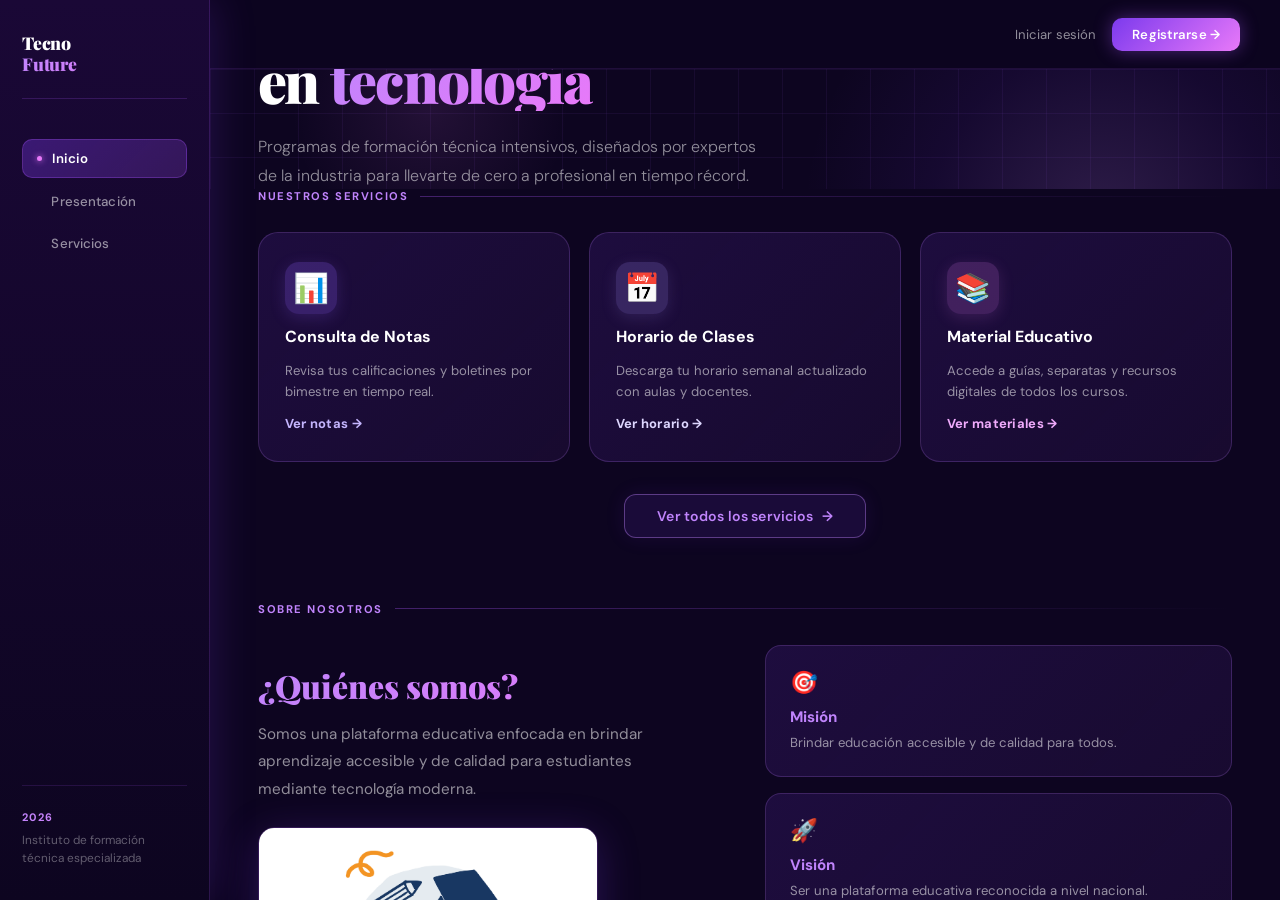
<file: index.html>
<!DOCTYPE html>
<html lang="es">
<head>
  <meta charset="UTF-8">
  <meta name="viewport" content="width=device-width, initial-scale=1.0">
  <title>Instituto TecnoFuture</title>
  <link rel="stylesheet" href="css/styles.css">
  <link rel="stylesheet" href="css/nosotros.css">
</head>
<body>

  <!-- ══ SIDEBAR NAV ══ -->
  <aside class="sidebar-nav">
    <div class="sidebar-logo">Tecno<em>Future</em></div>

    <nav class="sidebar-links">
      <a href="index.html" class="active">
        <span class="dot-nav"></span>Inicio
      </a>
      <a href="html/presentacion.html">
        <span class="dot-nav"></span>Presentación
      </a>
      <a href="html/servicios.html">
        <span class="dot-nav"></span>Servicios
      </a>
    </nav>

    <div class="sidebar-bottom">
      <div class="sidebar-tag">2026</div>
      <p class="sidebar-inst">Instituto de formación técnica especializada</p>
    </div>
  </aside>

  <!-- ══ MAIN ══ -->
  <div class="main">

    <!-- Topbar -->
    <div class="topbar">
      <a href="#" class="topbar-link">Iniciar sesión</a>
      <a href="#" class="btn-register">Registrarse →</a>
    </div>

    <!-- ══ HERO / INICIO ══ -->
    <section class="hero">
      <div class="hero-orbe2"></div>
      <div class="hero-inner">
        <div class="hero-badge">
          <span class="pulse"></span>
          Inscripciones abiertas 2026
        </div>

        <h1>
          Forma tu futuro<br>
          en <span class="white-block">tecnología</span>
        </h1>

        <p class="hero-sub">
          Programas de formación técnica intensivos, diseñados por expertos
          de la industria para llevarte de cero a profesional en tiempo récord.
        </p>

        <div class="hero-stats">
          <div class="stat">
            <span class="stat-num">+2,400</span>
            <span class="stat-label">Estudiantes</span>
          </div>
          <div class="stat">
            <span class="stat-num">8</span>
            <span class="stat-label">Programas</span>
          </div>
          <div class="stat">
            <span class="stat-num">96%</span>
            <span class="stat-label">Empleabilidad</span>
          </div>
        </div>

        <div class="hero-ctas">
          <a href="#" class="btn-primary">Postula ahora <span class="arr">→</span></a>
        </div>
      </div>
    </section>

    <!-- ══ SERVICIOS PREVIEW ══ -->
    <section class="servicios">
      <div class="section-label">
        <span>Nuestros servicios</span>
      </div>

      <div class="servicios-grid" id="preview-servicios"></div>

      <div class="servicios-ver-mas">
        <a href="html/servicios.html" class="btn-ver-mas">
          Ver todos los servicios <span class="arr">→</span>
        </a>
      </div>
    </section>

    <!-- ══ NOSOTROS ══ -->
    <section class="nosotros">
      <div class="section-label">
        <span>Sobre nosotros</span>
      </div>

      <div class="nosotros-inner">
        <div class="nosotros-texto">
          <h2 class="nosotros-titulo">¿Quiénes somos?</h2>
          <p class="desc">
            Somos una plataforma educativa enfocada en brindar aprendizaje accesible
            y de calidad para estudiantes mediante tecnología moderna.
          </p>
          <img src="imagenes/educativa.png" alt="educacion" class="imagen">
        </div>

        <div class="info">
          <div class="nos-card">
            <span class="nos-icon">🎯</span>
            <h3>Misión</h3>
            <p>Brindar educación accesible y de calidad para todos.</p>
          </div>
          <div class="nos-card">
            <span class="nos-icon">🚀</span>
            <h3>Visión</h3>
            <p>Ser una plataforma educativa reconocida a nivel nacional.</p>
          </div>
          <div class="nos-card">
            <span class="nos-icon">💡</span>
            <h3>Valores</h3>
            <p>Responsabilidad, innovación y compromiso.</p>
          </div>
        </div>
      </div>
    </section>

    <!-- ══ FOOTER ══ -->
    <footer class="footer-full">
      <div class="footer-grid">
        <div class="footer-col">
          <div class="footer-logo">Tecno<em>Future</em></div>
          <p class="footer-tagline">Formación técnica para el mundo de hoy.</p>
        </div>

        <div class="footer-col">
          <h4>Contacto</h4>
          <p>📧 technofuture@gmail.com</p>
          <p>📞 987 654 321</p>
          <p>📍 Pisco, Perú</p>
        </div>

        <div class="footer-col">
          <h4>Horario</h4>
          <p>Lunes – Viernes</p>
          <p>8:00 am – 6:00 pm</p>
        </div>

        <div class="footer-col">
          <h4>Redes Sociales</h4>
          <p>🔵 Facebook</p>
          <p>📸 Instagram</p>
          <p>💼 LinkedIn</p>
        </div>
      </div>

      <div class="footer-copy-bar">
        <span>© 2026 Instituto TecnoFuture. Todos los derechos reservados.</span>
        <div class="footer-links">
          <a href="#">Privacidad</a>
          <a href="#">Términos</a>
        </div>
      </div>
    </footer>

  </div>

  <script>
    const serviciosPreview = [
      { clase: 'c1', icono: '📊', titulo: 'Consulta de Notas',   descripcion: 'Revisa tus calificaciones y boletines por bimestre en tiempo real.', enlace: 'Ver notas →' },
      { clase: 'c2', icono: '📅', titulo: 'Horario de Clases',   descripcion: 'Descarga tu horario semanal actualizado con aulas y docentes.',        enlace: 'Ver horario →' },
      { clase: 'c3', icono: '📚', titulo: 'Material Educativo',  descripcion: 'Accede a guías, separatas y recursos digitales de todos los cursos.',  enlace: 'Ver materiales →' }
    ];

    document.addEventListener('DOMContentLoaded', function () {
      const grid = document.getElementById('preview-servicios');
      serviciosPreview.forEach(function (s) {
        const card = document.createElement('div');
        card.className = 'card ' + s.clase;
        card.innerHTML =
          '<div class="card-icon">' + s.icono + '</div>' +
          '<h3>' + s.titulo + '</h3>' +
          '<p>' + s.descripcion + '</p>' +
          '<span class="card-link">' + s.enlace + '</span>';
        grid.appendChild(card);
      });
    });
  </script>

</body>
</html>
</file>
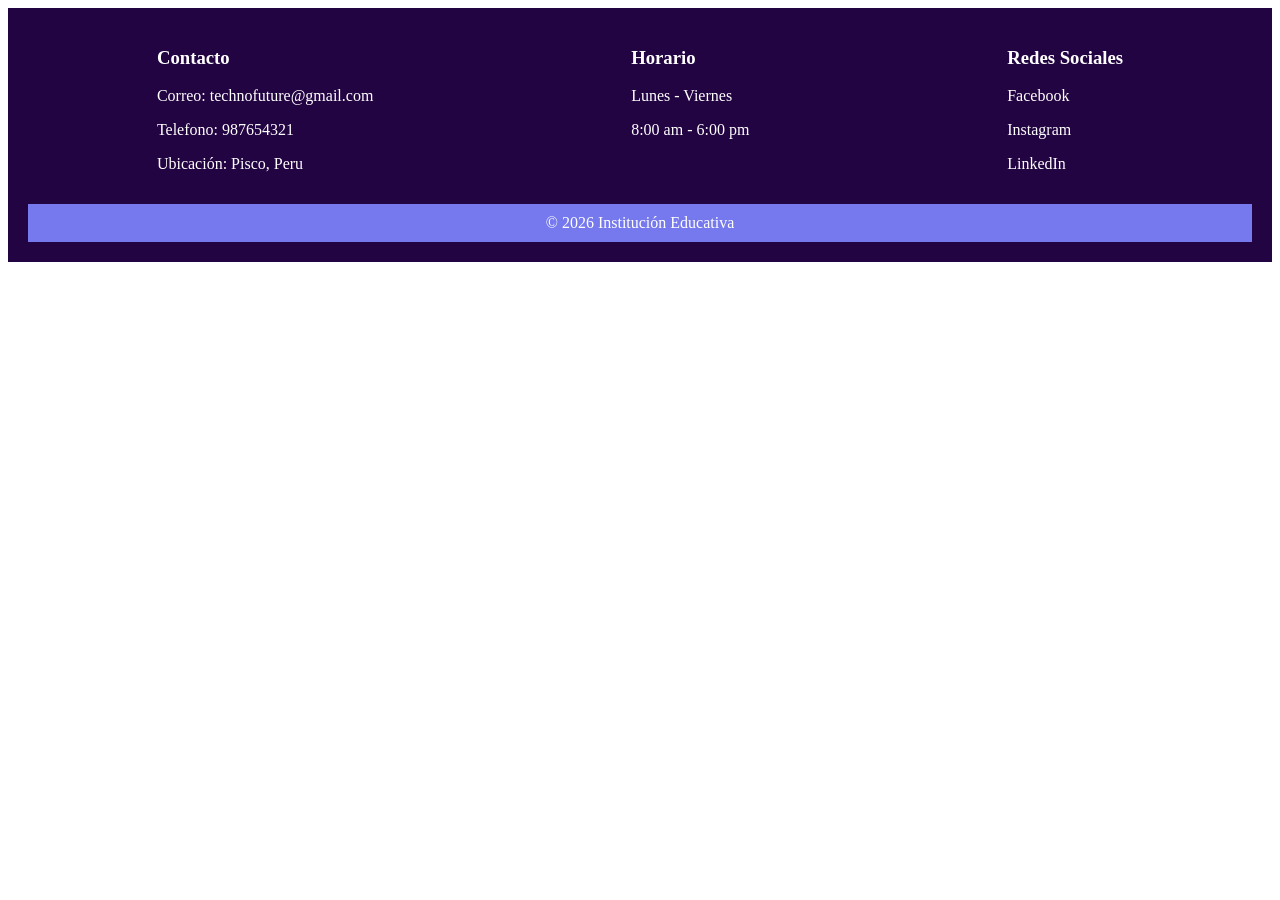
<file: html/footer.html>
<!DOCTYPE html>
<html lang="en">
<head>
    <meta charset="UTF-8">
    <meta name="viewport" content="width=device-width, initial-scale=1.0">
    <link rel="stylesheet" href="../css/footer.css">
    <title>Document</title>
</head>
<body>
    <footer class="footer">
  <div class="contenedor">

    <div>
      <h3>Contacto</h3>
      <p>Correo: technofuture@gmail.com</p>
      <p>Telefono: 987654321</p>
      <p>Ubicación: Pisco, Peru</p>
    </div>

    <div>
      <h3>Horario</h3>
      <p>Lunes - Viernes</p>
      <p>8:00 am - 6:00 pm</p>
    </div>

    <div>
      <h3>Redes Sociales</h3>
      <p>Facebook</p>    
      <p>Instagram</p>
      <p>LinkedIn</p>
    </div>

  </div>

  <div class="copy">
    © 2026 Institución Educativa
  </div>
</footer>
</body>
</html>
</file>
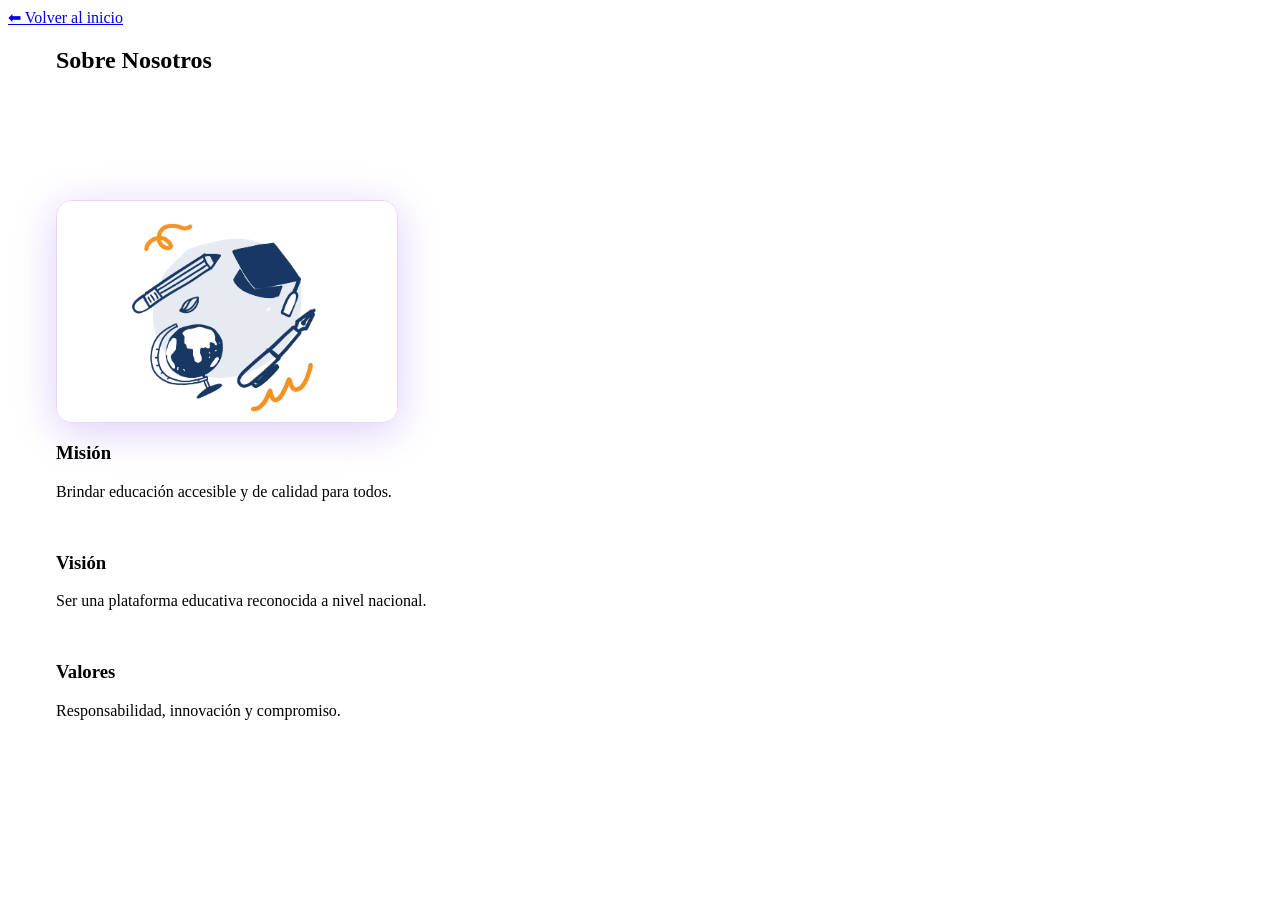
<file: html/nosotros.html>
<!DOCTYPE html>
<html lang="es">
<head>
  <meta charset="UTF-8">
  <title>Nosotros</title>
  <link rel="stylesheet" href="../css/nosotros.css">
</head>
<body>

  <a href="../index.html" class="btn-volver">⬅ Volver al inicio</a>

  <section class="nosotros">
    <h1>Sobre Nosotros</h1>

    <p class="desc">
      Somos una plataforma educativa enfocada en brindar aprendizaje accesible
      y de calidad para estudiantes mediante tecnología moderna.
    </p>

    <img src="../imagenes/educativa.png" alt="educacion" class="imagen">

    <div class="info">
      <div class="card">
        <h3>Misión</h3>
        <p>Brindar educación accesible y de calidad para todos.</p>
      </div>

      <div class="card">
        <h3>Visión</h3>
        <p>Ser una plataforma educativa reconocida a nivel nacional.</p>
      </div>

      <div class="card">
        <h3>Valores</h3>
        <p>Responsabilidad, innovación y compromiso.</p>
      </div>
    </div>
  </section>

</body>
</html>

</body>
</html>
</file>
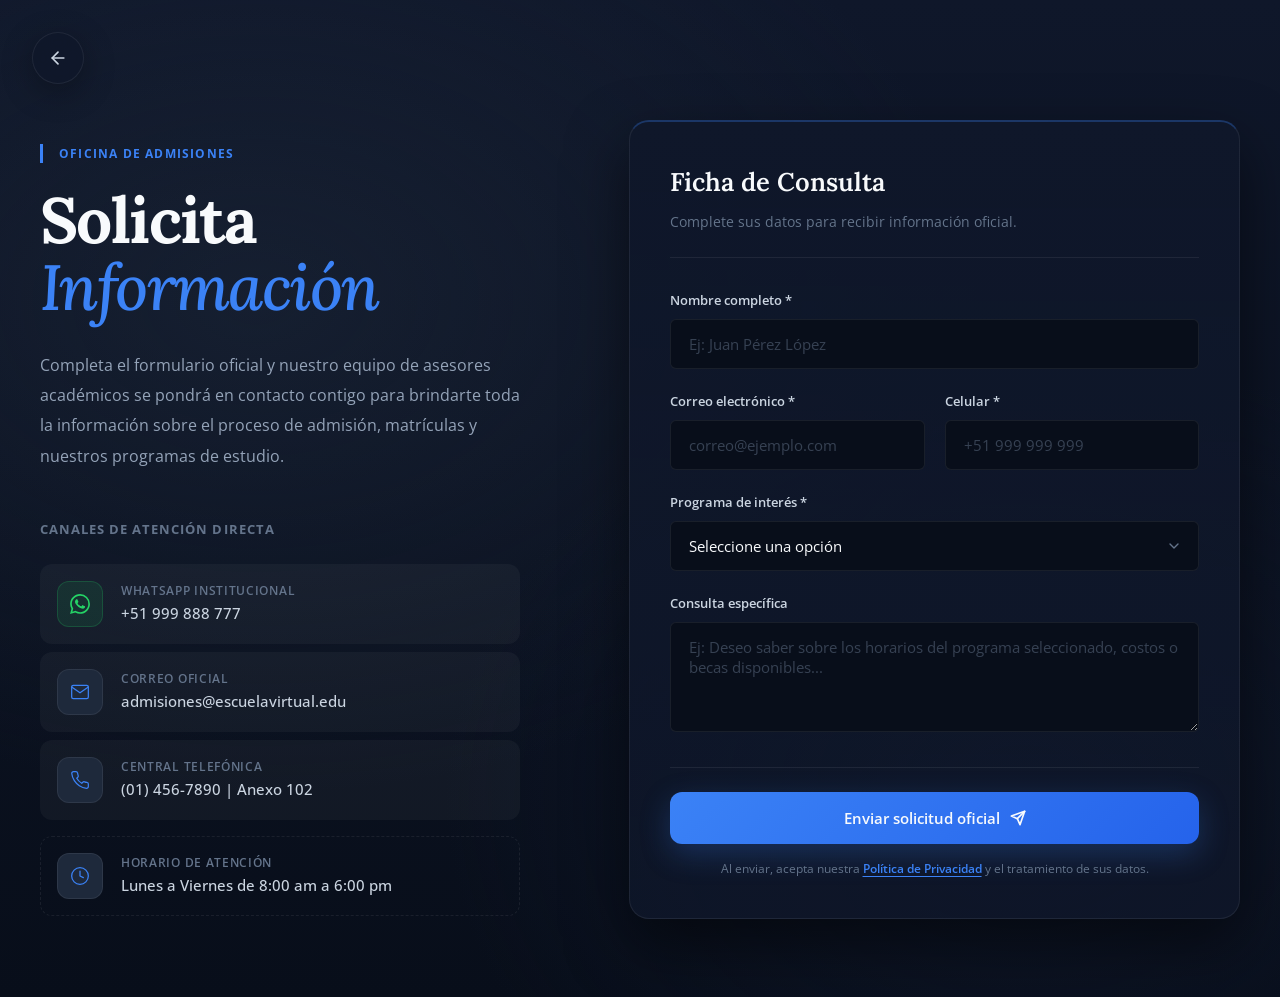
<file: html/P.Contactar.html>
<!DOCTYPE html>
<html lang="es">
<head>
  <meta charset="UTF-8">
  <meta name="viewport" content="width=device-width, initial-scale=1.0">
  <meta name="theme-color" content="#0b1120">
  <meta name="description" content="Solicita información oficial sobre nuestros programas académicos en la Escuela Virtual.">

  <title>Solicitar Información — Escuela Virtual</title>

  <link rel="preconnect" href="https://fonts.googleapis.com">
  <link rel="preconnect" href="https://fonts.gstatic.com" crossorigin>
  <link href="https://fonts.googleapis.com/css2?family=Lora:ital,wght@0,400;0,500;0,600;0,700;1,500&family=Open+Sans:wght@300;400;500;600;700&display=swap" rel="stylesheet">

  <link rel="stylesheet" href="../css/P.Contactar.css">
</head>
<body>

  <!-- CORREGIDO: Como ambos están en la misma carpeta (html/), es solo el nombre del archivo -->
  <a href="presentacion.html" class="btn-regresar" aria-label="Volver a presentación" title="Volver a presentación">
    <svg viewBox="0 0 24 24" fill="none" stroke="currentColor" stroke-width="2" stroke-linecap="round" stroke-linejoin="round">
      <line x1="19" y1="12" x2="5" y2="12"/>
      <polyline points="12 19 5 12 12 5"/>
    </svg>
  </a>

  <section id="contacto" class="seccion-contacto" aria-label="Solicitar información">

    <div class="contacto__contenedor">

      <div class="contacto__info">
        
        <span class="animar animar--1 contacto__etiqueta">Oficina de Admisiones</span>

        <h1 class="animar animar--2 contacto__titulo">
          Solicita<br>
          <em class="contacto__titulo-acentos">Información</em>
        </h1>

        <p class="animar animar--3 contacto__descripcion">
          Completa el formulario oficial y nuestro equipo de asesores académicos se pondrá en contacto contigo para brindarte toda la información sobre el proceso de admisión, matrículas y nuestros programas de estudio.
        </p>

        <div class="animar animar--4 canales">
          <h3 class="canales__titulo">Canales de atención directa</h3>
          
          <div class="canal">
            <div class="canal__icono canal__icono--whatsapp">
              <svg viewBox="0 0 24 24" fill="currentColor"><path d="M17.472 14.382c-.297-.149-1.758-.867-2.03-.967-.273-.099-.471-.148-.67.15-.197.297-.767.966-.94 1.164-.173.199-.347.223-.644.075-.297-.15-1.255-.463-2.39-1.475-.883-.788-1.48-1.761-1.653-2.059-.173-.297-.018-.458.13-.606.134-.133.298-.347.446-.52.149-.174.198-.298.298-.497.099-.198.05-.371-.025-.52-.075-.149-.669-1.612-.916-2.207-.242-.579-.487-.5-.669-.51-.173-.008-.371-.01-.57-.01-.198 0-.52.074-.792.372-.272.297-1.04 1.016-1.04 2.479 0 1.462 1.065 2.875 1.213 3.074.149.198 2.096 3.2 5.077 4.487.709.306 1.262.489 1.694.625.712.227 1.36.195 1.871.118.571-.085 1.758-.719 2.006-1.413.248-.694.248-1.289.173-1.413-.074-.124-.272-.198-.57-.347m-5.421 7.403h-.004a9.87 9.87 0 01-5.031-1.378l-.361-.214-3.741.982.998-3.648-.235-.374a9.86 9.86 0 01-1.51-5.26c.001-5.45 4.436-9.884 9.888-9.884 2.64 0 5.122 1.03 6.988 2.898a9.825 9.825 0 012.893 6.994c-.003 5.45-4.437 9.884-9.885 9.884m8.413-18.297A11.815 11.815 0 0012.05 0C5.495 0 .16 5.335.157 11.892c0 2.096.547 4.142 1.588 5.945L.057 24l6.305-1.654a11.882 11.882 0 005.683 1.448h.005c6.554 0 11.89-5.335 11.893-11.893a11.821 11.821 0 00-3.48-8.413z"/></svg>
            </div>
            <div>
              <span class="canal__texto">WhatsApp Institucional</span>
              <strong>+51 999 888 777</strong>
            </div>
          </div>

          <div class="canal">
            <div class="canal__icono">
              <svg viewBox="0 0 24 24" fill="none" stroke="currentColor" stroke-width="1.5" stroke-linecap="round" stroke-linejoin="round"><path d="M4 4h16c1.1 0 2 .9 2 2v12c0 1.1-.9 2-2 2H4c-1.1 0-2-.9-2-2V6c0-1.1.9-2 2-2z"/><polyline points="22,6 12,13 2,6"/></svg>
            </div>
            <div>
              <span class="canal__texto">Correo Oficial</span>
              <strong>admisiones@escuelavirtual.edu</strong>
            </div>
          </div>

          <div class="canal">
            <div class="canal__icono">
              <svg viewBox="0 0 24 24" fill="none" stroke="currentColor" stroke-width="1.5" stroke-linecap="round" stroke-linejoin="round"><path d="M22 16.92v3a2 2 0 0 1-2.18 2 19.79 19.79 0 0 1-8.63-3.07 19.5 19.5 0 0 1-6-6 19.79 19.79 0 0 1-3.07-8.67A2 2 0 0 1 4.11 2h3a2 2 0 0 1 2 1.72c.127.96.361 1.903.7 2.81a2 2 0 0 1-.45 2.11L8.09 9.91a16 16 0 0 0 6 6l1.27-1.27a2 2 0 0 1 2.11-.45c.907.339 1.85.573 2.81.7A2 2 0 0 1 22 16.92z"/></svg>
            </div>
            <div>
              <span class="canal__texto">Central Telefónica</span>
              <strong>(01) 456-7890 | Anexo 102</strong>
            </div>
          </div>

          <div class="canal canal--horario">
            <div class="canal__icono">
              <svg viewBox="0 0 24 24" fill="none" stroke="currentColor" stroke-width="1.5" stroke-linecap="round" stroke-linejoin="round"><circle cx="12" cy="12" r="10"/><polyline points="12 6 12 12 16 14"/></svg>
            </div>
            <div>
              <span class="canal__texto">Horario de Atención</span>
              <strong>Lunes a Viernes de 8:00 am a 6:00 pm</strong>
            </div>
          </div>
        </div>

      </div>

      <div class="animar animar--5 contacto__formulario-wrap">
        
        <form class="formulario" action="#" method="POST">
          
          <div class="formulario__cabecera">
            <h2 class="formulario__titulo">Ficha de Consulta</h2>
            <p class="formulario__subtitulo">Complete sus datos para recibir información oficial.</p>
          </div>

          <div class="formulario__grupo">
            <label for="nombre" class="formulario__label">Nombre completo *</label>
            <input type="text" id="nombre" name="nombre" class="formulario__input" required placeholder="Ej: Juan Pérez López">
          </div>

          <div class="formulario__fila">
            <div class="formulario__grupo">
              <label for="correo" class="formulario__label">Correo electrónico *</label>
              <input type="email" id="correo" name="correo" class="formulario__input" required placeholder="correo@ejemplo.com">
            </div>
            <div class="formulario__grupo">
              <label for="telefono" class="formulario__label">Celular *</label>
              <input type="tel" id="telefono" name="telefono" class="formulario__input" required placeholder="+51 999 999 999">
            </div>
          </div>

          <div class="formulario__grupo">
            <label for="programa" class="formulario__label">Programa de interés *</label>
            <select id="programa" name="programa" class="formulario__input formulario__select" required>
              <option value="" disabled selected>Seleccione una opción</option>
              <option value="ingenieria">Ingeniería de Software</option>
              <option value="administracion">Administración de Empresas</option>
              <option value="derecho">Derecho Corporativo</option>
              <option value="psicologia">Psicología Clínica</option>
              <option value="otro">Otro programa</option>
            </select>
          </div>

          <div class="formulario__grupo">
            <label for="mensaje" class="formulario__label">Consulta específica</label>
            <textarea id="mensaje" name="mensaje" class="formulario__input formulario__textarea" rows="4" placeholder="Ej: Deseo saber sobre los horarios del programa seleccionado, costos o becas disponibles..."></textarea>
          </div>

          <div class="formulario__footer">
            <button type="submit" class="btn btn--principal btn--full">
              <span>Enviar solicitud oficial</span>
              <svg class="btn__icono" viewBox="0 0 24 24" fill="none" stroke="currentColor" stroke-width="2.5" stroke-linecap="round" stroke-linejoin="round"><line x1="22" y1="2" x2="11" y2="13"/><polygon points="22 2 15 22 11 13 2 9 22 2"/></svg>
            </button>
            <p class="formulario__privacidad">Al enviar, acepta nuestra <a href="#">Política de Privacidad</a> y el tratamiento de sus datos.</p>
          </div>

        </form>

      </div>

    </div>

  </section>

</body>
</html>
</file>
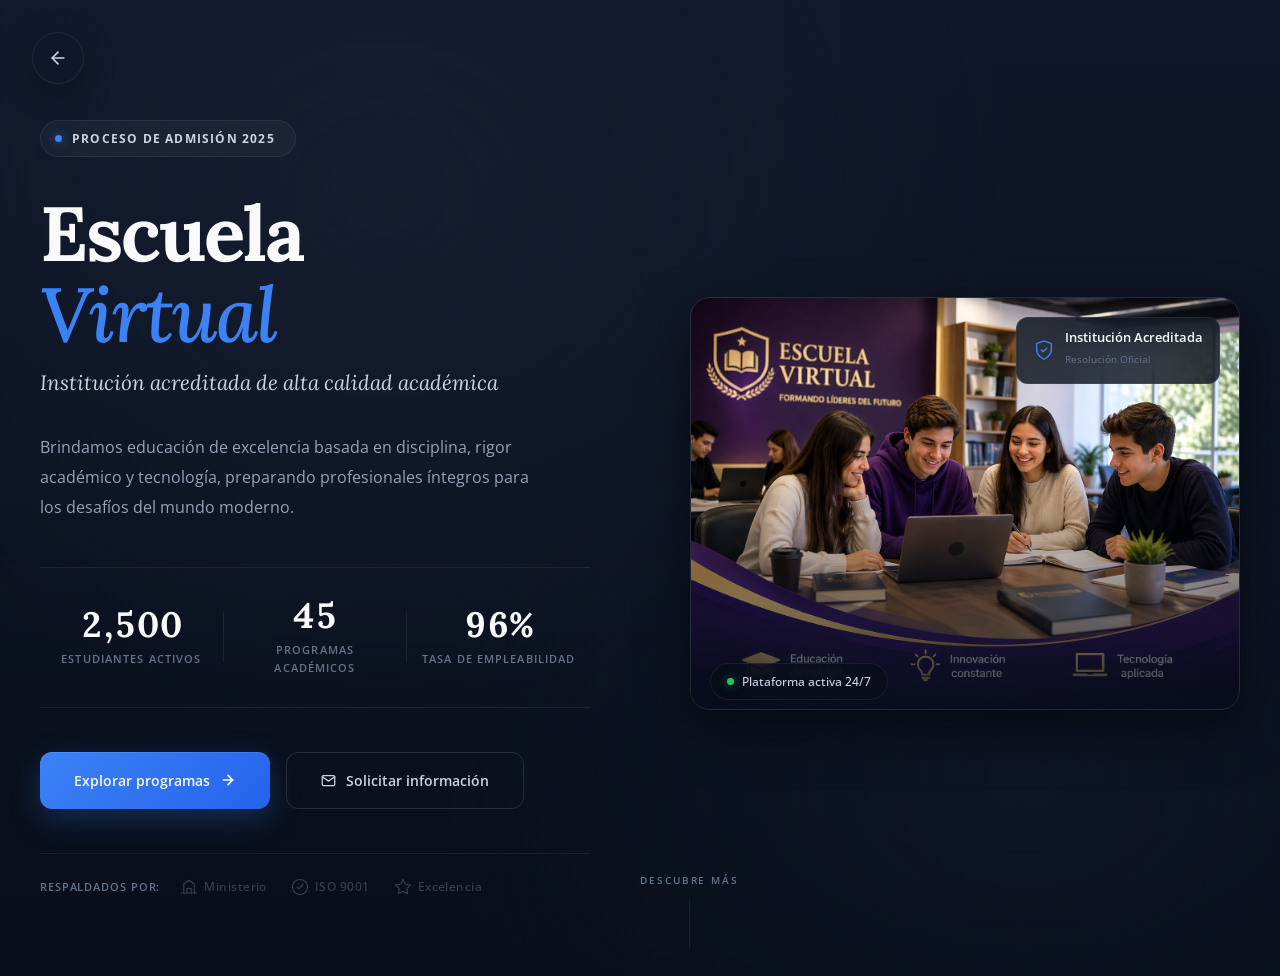
<file: html/presentacion.html>
<!DOCTYPE html>
<html lang="es">
<head>
  <meta charset="UTF-8">
  <meta name="viewport" content="width=device-width, initial-scale=1.0">
  <meta name="theme-color" content="#0b1120">
  <meta name="description" content="Escuela Virtual - Institución educativa de prestigio formando líderes del futuro.">

  <title>Escuela Virtual — Presentación</title>

  <link rel="preconnect" href="https://fonts.googleapis.com">
  <link rel="preconnect" href="https://fonts.gstatic.com" crossorigin>
  <link href="https://fonts.googleapis.com/css2?family=Lora:ital,wght@0,400;0,500;0,600;0,700;1,500&family=Open+Sans:wght@300;400;500;600;700&display=swap" rel="stylesheet">

  <link rel="stylesheet" href="../css/presentacion.css">
</head>
<body>

  <!-- CORREGIDO: Ahora sale de la carpeta html/ con ../ para llegar al index de la raíz -->
  <a href="../index.html" class="btn-regresar" aria-label="Ir al inicio" title="Ir al inicio">
    <svg viewBox="0 0 24 24" fill="none" stroke="currentColor" stroke-width="2" stroke-linecap="round" stroke-linejoin="round">
      <line x1="19" y1="12" x2="5" y2="12"/>
      <polyline points="12 19 5 12 12 5"/>
    </svg>
  </a>

  <section id="presentacion" class="hero" aria-label="Sección de presentación institucional">

    <div class="hero__contenedor">

      <header class="hero__contenido">

        <div class="animar animar--1 etiqueta">
          <span class="etiqueta__punto"></span>
          <span class="etiqueta__texto">Proceso de admisión 2025</span>
        </div>

        <h1 class="animar animar--2 titular">
          Escuela<br>
          <em class="titular__acentos">Virtual</em>
        </h1>

        <p class="animar animar--3 titular__sub">
          Institución acreditada de alta calidad académica
        </p>

        <p class="animar animar--4 titular__descripcion">
          Brindamos educación de excelencia basada en disciplina, 
          rigor académico y tecnología, preparando profesionales 
          íntegros para los desafíos del mundo moderno.
        </p>

        <ul class="animar animar--5 metricas">
          <li class="metrica">
            <span class="metrica__numero">2,500</span>
            <span class="metrica__texto">Estudiantes activos</span>
          </li>
          <li class="metrica__separador" aria-hidden="true"></li>
          <li class="metrica">
            <span class="metrica__numero">45</span>
            <span class="metrica__texto">Programas académicos</span>
          </li>
          <li class="metrica__separador" aria-hidden="true"></li>
          <li class="metrica">
            <span class="metrica__numero">96%</span>
            <span class="metrica__texto">Tasa de empleabilidad</span>
          </li>
        </ul>

        <div class="animar animar--6 acciones">
          <a href="#servicios" class="btn btn--principal">
            <span>Explorar programas</span>
            <svg class="btn__icono" viewBox="0 0 24 24" fill="none" stroke="currentColor" stroke-width="2.5" stroke-linecap="round" stroke-linejoin="round"><line x1="5" y1="12" x2="19" y2="12"/><polyline points="12 5 19 12 12 19"/></svg>
          </a>
          <!-- CORREGIDO: Ruta directa porque ambos están en la misma carpeta html/ -->
          <a href="P.Contactar.html" class="btn btn--secundario">
            <svg class="btn__icono btn__icono--sm" viewBox="0 0 24 24" fill="none" stroke="currentColor" stroke-width="2" stroke-linecap="round" stroke-linejoin="round"><path d="M4 4h16c1.1 0 2 .9 2 2v12c0 1.1-.9 2-2 2H4c-1.1 0-2-.9-2-2V6c0-1.1.9-2 2-2z"/><polyline points="22,6 12,13 2,6"/></svg>
            <span>Solicitar información</span>
          </a>
        </div>

        <div class="animar animar--7 respaldo">
          <span class="respaldo__titulo">Respaldados por:</span>
          <div class="respaldo__lista">
            <div class="respaldo__item">
              <svg viewBox="0 0 24 24" fill="none" stroke="currentColor" stroke-width="1.5" stroke-linecap="round" stroke-linejoin="round"><path d="M2 20h20"/><path d="M5 20V8l7-5 7 5v12"/><path d="M9 20v-6h6v6"/></svg>
              <span>Ministerio</span>
            </div>
            <div class="respaldo__item">
              <svg viewBox="0 0 24 24" fill="none" stroke="currentColor" stroke-width="1.5" stroke-linecap="round" stroke-linejoin="round"><circle cx="12" cy="12" r="10"/><path d="M8 12l2.5 2.5L16 9"/></svg>
              <span>ISO 9001</span>
            </div>
            <div class="respaldo__item">
              <svg viewBox="0 0 24 24" fill="none" stroke="currentColor" stroke-width="1.5" stroke-linecap="round" stroke-linejoin="round"><path d="M12 2L15.09 8.26L22 9.27L17 14.14L18.18 21.02L12 17.77L5.82 21.02L7 14.14L2 9.27L8.91 8.26L12 2Z"/></svg>
              <span>Excelencia</span>
            </div>
          </div>
        </div>

      </header>

      <figure class="hero__media animar animar--4">
        
        <div class="media__marco">
          <!-- CORREGIDO: Ahora sale de html/ con ../ y entra a imágenes/ -->
          <img 
            src="../imagenes/presentacion.png" 
            alt="Campus virtual de la Escuela Virtual donde estudiantes colaboran de forma interactiva" 
            loading="lazy"
            width="640"
            height="480"
          >
          <div class="media__overlay" aria-hidden="true"></div>
        </div>

        <div class="media__insignia">
          <svg class="media__insignia-icono" viewBox="0 0 24 24" fill="none" stroke="currentColor" stroke-width="1.5" stroke-linecap="round" stroke-linejoin="round">
            <path d="M12 22s8-4 8-10V5l-8-3-8 3v7c0 6 8 10 8 10z"/>
            <path d="M9 12l2 2 4-4"/>
          </svg>
          <div class="media__insignia-texto">
            <strong>Institución Acreditada</strong>
            <span>Resolución Oficial</span>
          </div>
        </div>

        <div class="media__estado">
          <span class="media__estado-indicador"></span>
          <span>Plataforma activa 24/7</span>
        </div>

        <div class="media__reflejo" aria-hidden="true"></div>

      </figure>

    </div>

    <div class="animar animar--8 scroll-indicador" aria-hidden="true">
      <span class="scroll-indicador__texto">Descubre más</span>
      <div class="scroll-indicador__rail">
        <div class="scroll-indicador__punto"></div>
      </div>
    </div>

  </section>

</body>
</html>
</file>
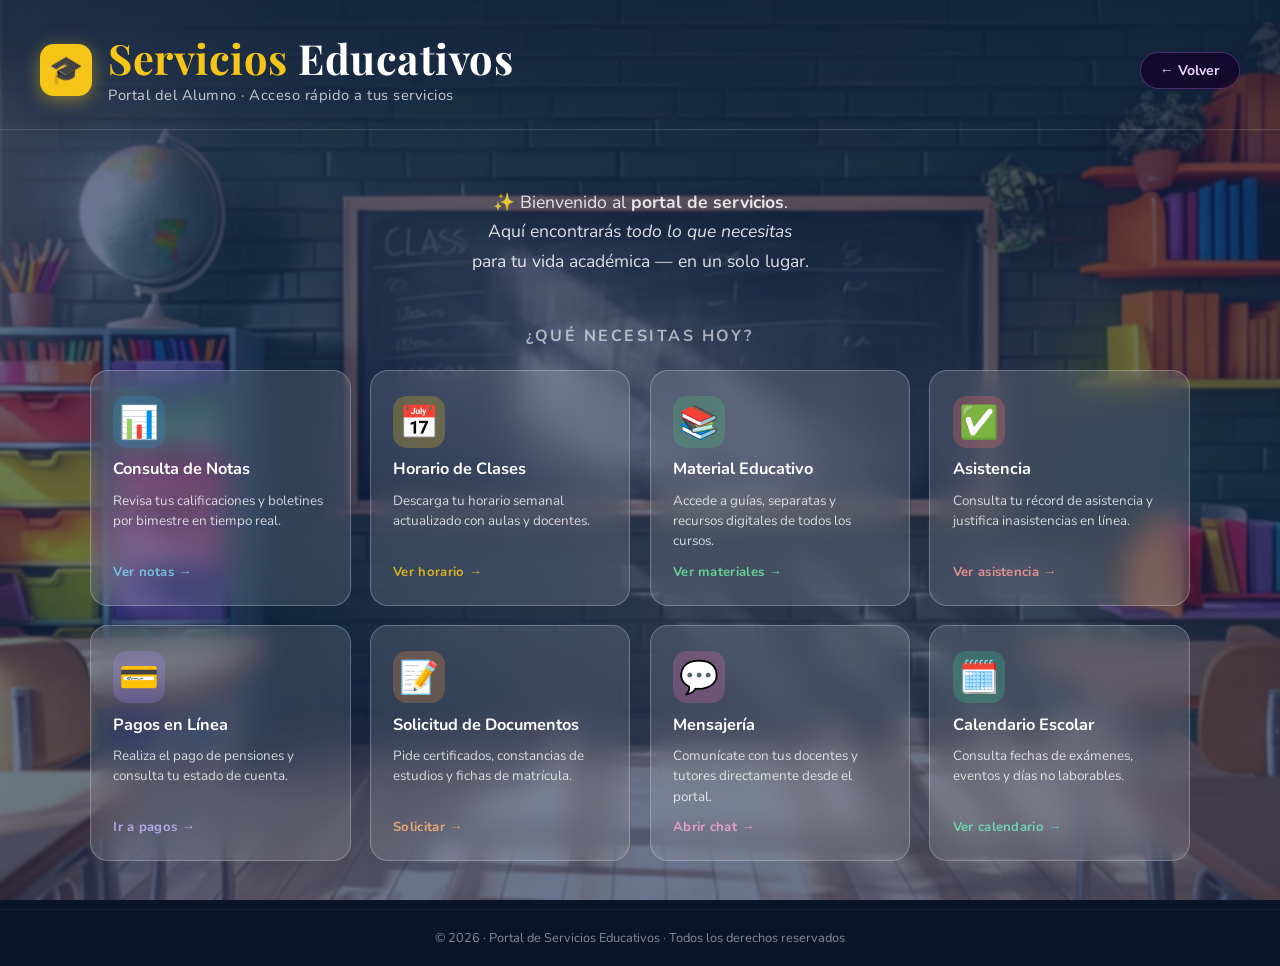
<file: html/servicios.html>
<!DOCTYPE html>
<html lang="es">
<head>
  <meta charset="UTF-8" />
  <meta name="viewport" content="width=device-width, initial-scale=1.0"/>
  <title>Servicios Educativos</title>
  <link href="https://fonts.googleapis.com/css2?family=Nunito:wght@400;600;700;900&family=Playfair+Display:wght@700&display=swap" rel="stylesheet"/>
  <link rel="stylesheet" href="../css/servicios.css" />
</head>
<body>

  <!-- FONDO con imagen y capa "tela" -->
  <div class="bg-wrap">
    <img src="../imagenes/fondo_servicios.png" alt="Fondo educativo" />
  </div>

  <div class="page">

    <!-- ENCABEZADO -->
    <header>
      <div class="logo-icon">🎓</div>
      <div>
        <h1><span>Servicios</span> Educativos</h1>
        <p class="sub">Portal del Alumno · Acceso rápido a tus servicios</p>
      </div>
      <!-- BOTÓN VOLVER A INDEX -->
      <button class="btn-volver" onclick="window.location.href='../index.html'">← Volver</button>
    </header>

    <!-- HERO -->
    <div class="hero">
      <p>
        ✨ Bienvenido al <strong>portal de servicios</strong>.<br>
        Aquí encontrarás <em>todo lo que necesitas</em><br>
        para tu vida académica — <span class="highlight">en un solo lugar.</span>
      </p>
    </div>

    <!-- SERVICIOS -->
    <section class="services-section">
      <h2>¿Qué necesitas hoy?</h2>
      <div class="grid" id="grid-servicios">
        <!-- Las tarjetas se generan desde servicios.js -->
      </div>
    </section>

    <footer>© 2026 · Portal de Servicios Educativos · Todos los derechos reservados</footer>
  </div>

  <script src="../script/servicios.js"></script>
</body>
</html>
</file>
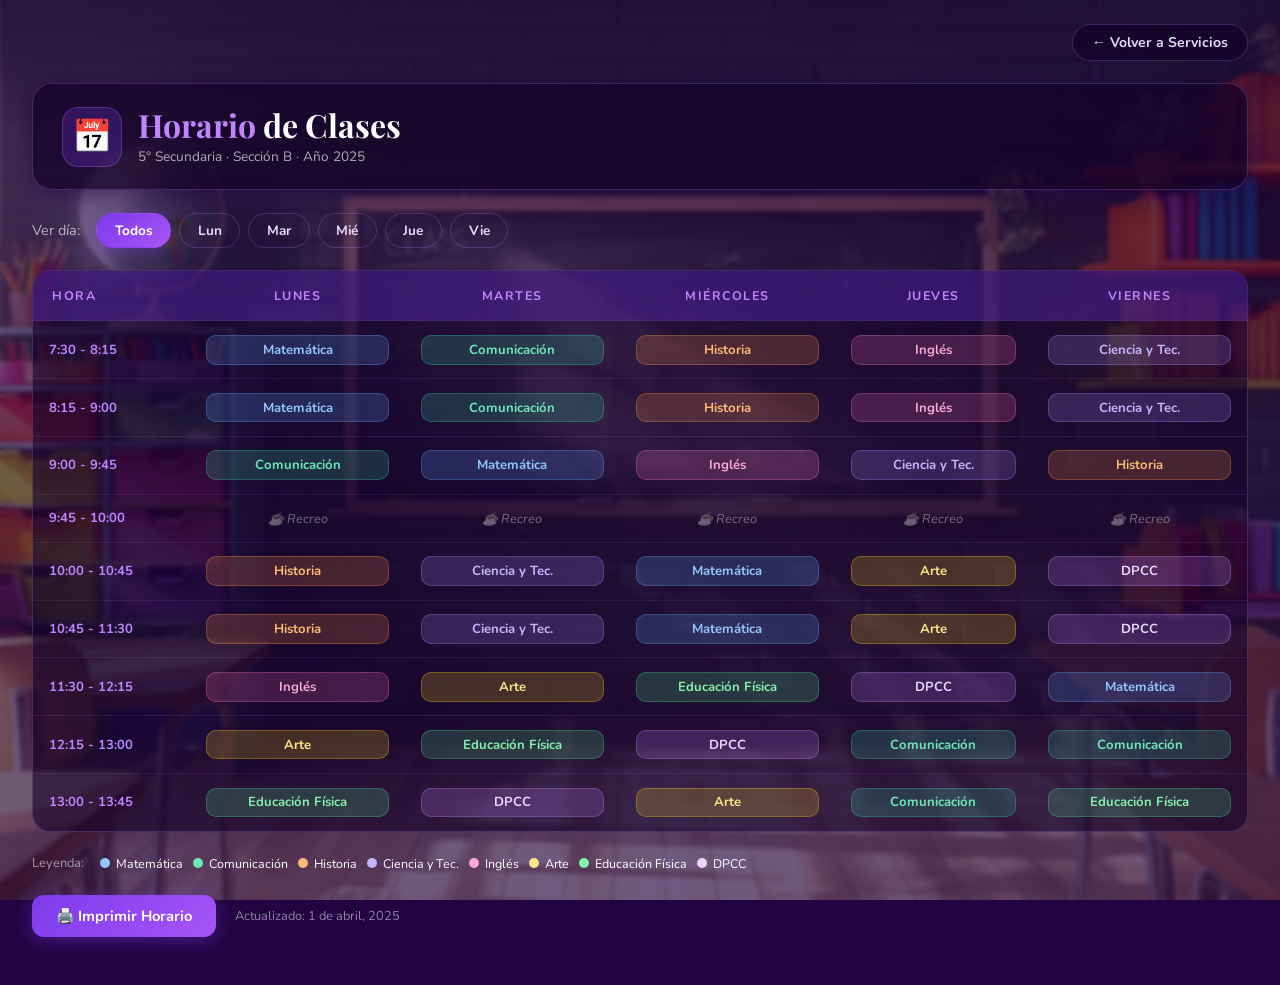
<file: html/servicios/horario.html>
<!DOCTYPE html>
<html lang="es">
<head>
  <meta charset="UTF-8" />
  <meta name="viewport" content="width=device-width, initial-scale=1.0"/>
  <title>Horario de Clases</title>
  <link href="https://fonts.googleapis.com/css2?family=Nunito:wght@400;600;700;900&family=Playfair+Display:wght@700&display=swap" rel="stylesheet"/>
  <link rel="stylesheet" href="../../css/servicios/horario.css" />
</head>
<body>

  <!-- FONDO -->
  <div class="bg-wrap">
    <img src="/imagenes/fondo_servicios.png" alt="Fondo" />
  </div>

  <div class="page">

    <!-- BOTÓN VOLVER -->
    <button class="btn-volver" onclick="window.location.href='../servicios.html'">← Volver a Servicios</button>

    <!-- ENCABEZADO -->
    <header>
      <div class="header-icon">📅</div>
      <div>
        <h1><span>Horario</span> de Clases</h1>
        <p class="sub">5° Secundaria · Sección B · Año 2025</p>
      </div>
    </header>

    <!-- SELECTOR DÍA (mobile) -->
    <div class="selector-wrap">
      <span class="selector-label">Ver día:</span>
      <div class="selector-btns" id="selector-dia">
        <button class="sel-btn active" onclick="filtrarDia('todos', this)">Todos</button>
        <button class="sel-btn" onclick="filtrarDia('Lunes', this)">Lun</button>
        <button class="sel-btn" onclick="filtrarDia('Martes', this)">Mar</button>
        <button class="sel-btn" onclick="filtrarDia('Miércoles', this)">Mié</button>
        <button class="sel-btn" onclick="filtrarDia('Jueves', this)">Jue</button>
        <button class="sel-btn" onclick="filtrarDia('Viernes', this)">Vie</button>
      </div>
    </div>

    <!-- TABLA HORARIO -->
    <div class="tabla-wrap">
      <table class="tabla-horario">
        <thead>
          <tr>
            <th>Hora</th>
            <th>Lunes</th>
            <th>Martes</th>
            <th>Miércoles</th>
            <th>Jueves</th>
            <th>Viernes</th>
          </tr>
        </thead>
        <tbody id="tabla-body">
          <!-- generado por horario.js -->
        </tbody>
      </table>
    </div>

    <!-- LEYENDA -->
    <div class="leyenda" id="leyenda">
      <!-- generado por horario.js -->
    </div>

    <!-- BOTÓN DESCARGAR -->
    <div class="pdf-wrap">
      <button class="btn-pdf">🖨️ Imprimir Horario</button>
      <span class="pdf-fecha">Actualizado: 1 de abril, 2025</span>
    </div>

  </div>

  <script src="../../script/servicios/horario.js"></script>
</body>
</html>
</file>
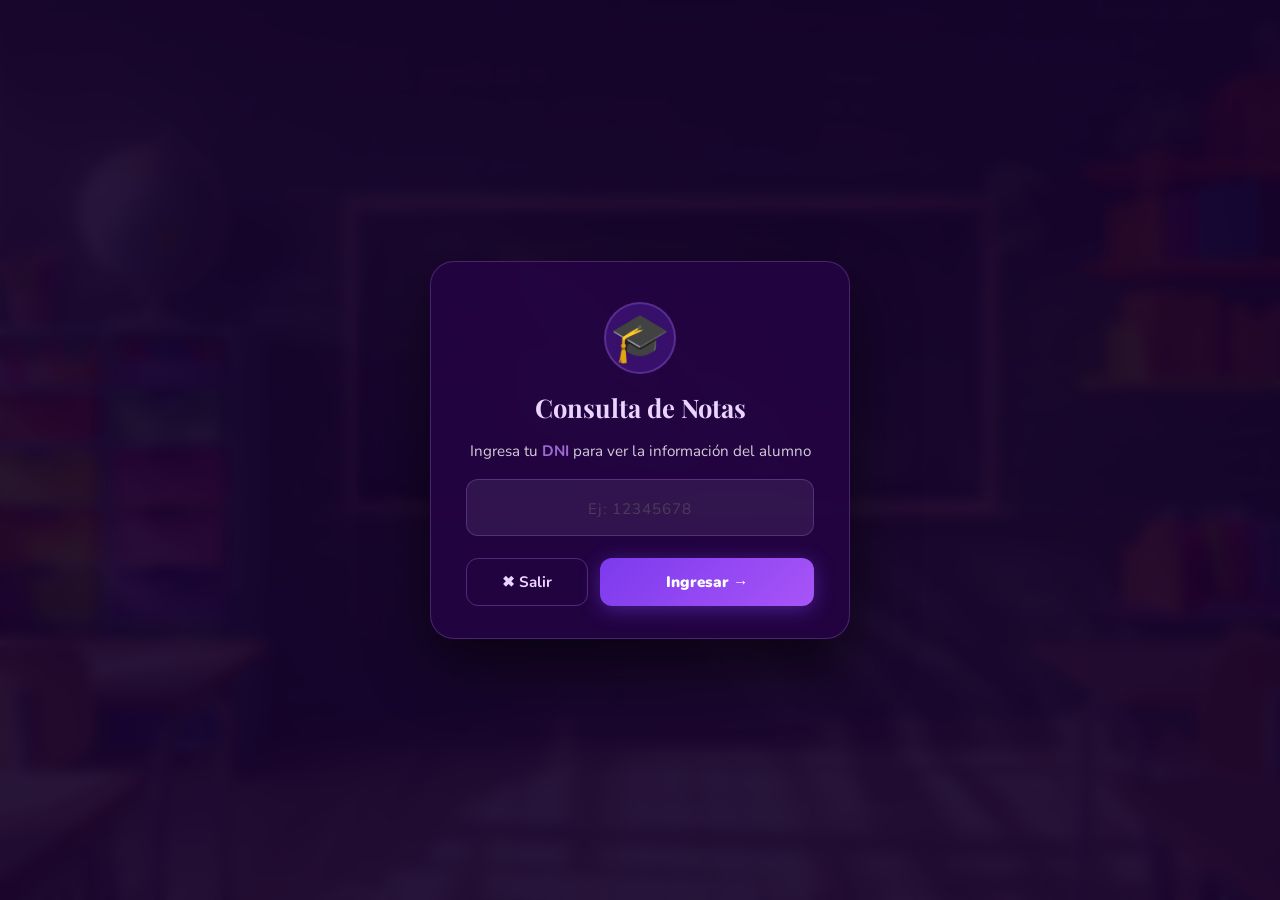
<file: html/servicios/notas.html>
<!DOCTYPE html>
<html lang="es">
<head>
  <meta charset="UTF-8" />
  <meta name="viewport" content="width=device-width, initial-scale=1.0"/>
  <title>Consulta de Notas</title>
  <link href="https://fonts.googleapis.com/css2?family=Nunito:wght@400;600;700;900&family=Playfair+Display:wght@700&display=swap" rel="stylesheet"/>
  <link rel="stylesheet" href="/css/servicios/notas.css" />
</head>
<body>

  <!-- FONDO -->
  <div class="bg-wrap">
    <img src="/imagenes/fondo_servicios.png" alt="Fondo" />
  </div>

  <!-- MODAL DNI -->
  <div class="modal-overlay" id="modal">
    <div class="modal-box">
      <div class="modal-icon">🎓</div>
      <h2>Consulta de Notas</h2>
      <p>Ingresa tu <strong>DNI</strong> para ver la información del alumno</p>
      <input type="text" id="dni-input" maxlength="8" placeholder="Ej: 12345678" />
      <div class="modal-error" id="modal-error">⚠️ Ingresa un DNI válido de 8 dígitos</div>
      <div class="modal-btns">
        <button class="btn-salir" onclick='window.location.href="../servicios.html"'>✖ Salir</button>
        <button class="btn-ingresar" onclick="verificarDNI()">Ingresar →</button>
      </div>
    </div>
  </div>

  <!-- INTERFAZ DE NOTAS -->
  <div class="page hidden" id="pagina-notas">

    <!-- BOTÓN SALIR -->
    <button class="btn-volver" onclick='window.location.href="../servicios.html"'>← Volver a Servicios</button>

    <!-- PERFIL ALUMNO -->
    <div class="perfil-card">
      <img src="/imagenes/user.png" alt="Foto alumno" class="foto-alumno" />
      <div class="perfil-info">
        <h1 id="nombre-alumno">Rick Pepino García</h1>
        <div class="perfil-badges">
          <span class="badge">📋 DNI: <strong id="dni-mostrado">—</strong></span>
          <span class="badge">🏫 5° Secundaria · Sección B</span>
          <span class="badge">📅 Año 2025</span>
        </div>
        <div class="promedio-general">
          <span class="promedio-num" id="promedio-general">15.4</span>
          <span class="promedio-label">Promedio General</span>
        </div>
      </div>
    </div>

    <!-- SELECTOR BIMESTRE -->
    <div class="selector-wrap">
      <span class="selector-label">Ver bimestre:</span>
      <div class="selector-btns" id="selector-bimestre">
        <button class="sel-btn active" onclick="cambiarBimestre(0, this)">Bimestre I</button>
        <button class="sel-btn" onclick="cambiarBimestre(1, this)">Bimestre II</button>
        <button class="sel-btn" onclick="cambiarBimestre(2, this)">Bimestre III</button>
        <button class="sel-btn" onclick="cambiarBimestre(3, this)">Bimestre IV</button>
      </div>
    </div>

    <!-- TABLA DE NOTAS -->
    <div class="tabla-wrap">
      <table class="tabla-notas">
        <thead>
          <tr>
            <th>Curso</th>
            <th>Participación</th>
            <th>Trabajos</th>
            <th>Examen</th>
            <th>Promedio</th>
            <th>Estado</th>
          </tr>
        </thead>
        <tbody id="tabla-body">
          <!-- generado por JS -->
        </tbody>
      </table>
    </div>

    <!-- RESUMEN -->
    <div class="resumen-grid" id="resumen-grid">
      <!-- generado por JS -->
    </div>

    <!-- BOTON PDF -->
    <div class="pdf-wrap">
      <button class="btn-pdf">📄 Descargar Boletín PDF</button>
      <span class="pdf-fecha">Última actualización: 15 de abril, 2025</span>
    </div>

  </div>

  <script src="/script/servicios/notas.js"></script>
</body>
</html>
</file>
<file: css/styles.css>
@import url('https://fonts.googleapis.com/css2?family=Playfair+Display:wght@700;900&family=DM+Sans:opsz,wght@9..40,300;9..40,400;9..40,500;9..40,600&display=swap');

:root {
  --vivid:     #7c3aed;
  --glow:      #a855f7;
  --bright:    #c084fc;
  --neon:      #e879f9;
  --white:     #ffffff;
  --offwhite:  #f4f0fa;
  --bg:        #0d0520;
  --bg2:       #130a2a;
  --muted:     rgba(255,255,255,0.55);
  --muted2:    rgba(255,255,255,0.35);
}

*, *::before, *::after { margin:0; padding:0; box-sizing:border-box; }

body {
  background: var(--bg);
  font-family: 'DM Sans', sans-serif;
  color: var(--white);
  min-height: 100vh;
  display: flex;
  overflow: hidden;
  height: 100vh;
}

/* ══════════════════════════════ SIDEBAR ══════════════════════════════ */
.sidebar-nav {
  position: fixed;
  top: 0; left: 0;
  width: 210px;
  height: 100vh;
  background: linear-gradient(180deg, #1a0836 0%, #0d0520 100%);
  border-right: 1px solid rgba(168,85,247,0.2);
  display: flex;
  flex-direction: column;
  padding: 2rem 1.4rem;
  z-index: 50;
  box-shadow: 4px 0 40px rgba(124,58,237,0.2);
}

.sidebar-logo {
  font-family: 'Playfair Display', serif;
  font-size: 1.1rem;
  font-weight: 900;
  color: var(--white);
  letter-spacing: -.02em;
  margin-bottom: 2.5rem;
  line-height: 1.2;
  padding-bottom: 1.5rem;
  border-bottom: 1px solid rgba(168,85,247,0.2);
}
.sidebar-logo em {
  font-style: normal;
  background: linear-gradient(135deg, var(--bright), var(--neon));
  -webkit-background-clip: text;
  -webkit-text-fill-color: transparent;
  background-clip: text;
  display: block;
}

.sidebar-links {
  display: flex;
  flex-direction: column;
  gap: .3rem;
  flex: 1;
}
.sidebar-links a {
  display: flex;
  align-items: center;
  gap: 10px;
  color: var(--muted);
  text-decoration: none;
  font-size: .83rem;
  font-weight: 500;
  padding: 10px 14px;
  border-radius: 10px;
  transition: all .2s;
  letter-spacing: .01em;
}
.sidebar-links a .dot-nav {
  width: 5px; height: 5px;
  border-radius: 50%;
  background: var(--neon);
  box-shadow: 0 0 6px var(--neon);
  opacity: 0;
  transition: opacity .2s;
  flex-shrink: 0;
}
.sidebar-links a:hover {
  color: var(--white);
  background: rgba(168,85,247,0.12);
}
.sidebar-links a:hover .dot-nav { opacity: 1; }
.sidebar-links a.active {
  color: var(--white);
  background: linear-gradient(135deg, rgba(124,58,237,0.35), rgba(168,85,247,0.2));
  border: 1px solid rgba(168,85,247,0.3);
  font-weight: 600;
}
.sidebar-links a.active .dot-nav { opacity: 1; }

.sidebar-bottom {
  padding-top: 1.5rem;
  border-top: 1px solid rgba(168,85,247,0.15);
}
.sidebar-tag {
  font-size: .68rem;
  background: linear-gradient(135deg, var(--bright), var(--neon));
  -webkit-background-clip: text;
  -webkit-text-fill-color: transparent;
  background-clip: text;
  letter-spacing: .1em;
  text-transform: uppercase;
  font-weight: 700;
  margin-bottom: .5rem;
}
.sidebar-inst {
  font-size: .74rem;
  color: var(--muted2);
  line-height: 1.5;
}

/* ══════════════════════════════ MAIN ══════════════════════════════ */
.main {
  margin-left: 210px;
  flex: 1;
  height: 100vh;
  display: flex;
  flex-direction: column;
  overflow-y: auto;
  background: var(--bg);
}

/* ── TOPBAR ── */
.topbar {
  display: flex;
  align-items: center;
  justify-content: flex-end;
  padding: 1.1rem 2.5rem;
  gap: 1rem;
  border-bottom: 1px solid rgba(168,85,247,0.12);
  background: rgba(13,5,32,0.85);
  backdrop-filter: blur(12px);
  position: sticky;
  top: 0;
  z-index: 10;
}
.topbar-link {
  font-size: .82rem;
  color: var(--muted);
  text-decoration: none;
  transition: color .2s;
}
.topbar-link:hover { color: var(--white); }

.btn-register {
  display: inline-flex;
  align-items: center;
  gap: 8px;
  padding: 8px 20px;
  border-radius: 10px;
  font-size: .82rem;
  font-weight: 600;
  text-decoration: none;
  background: linear-gradient(135deg, var(--vivid), var(--neon));
  color: #fff;
  box-shadow: 0 0 18px rgba(168,85,247,0.4);
  transition: transform .2s, box-shadow .2s;
  letter-spacing: .01em;
}
.btn-register:hover {
  transform: translateY(-1px);
  box-shadow: 0 6px 24px rgba(168,85,247,0.6);
}

/* ── HERO ── */
.hero {
  padding: 4.5rem 3rem 3rem;
  display: flex;
  flex-direction: column;
  justify-content: center;
  position: relative;
  overflow: hidden;
}

.hero::before {
  content: '';
  position: absolute; inset: 0;
  background-image:
    linear-gradient(rgba(168,85,247,0.07) 1px, transparent 1px),
    linear-gradient(90deg, rgba(168,85,247,0.07) 1px, transparent 1px);
  background-size: 44px 44px;
  pointer-events: none;
}
.hero::after {
  content: '';
  position: absolute;
  width: 600px; height: 600px;
  border-radius: 50%;
  background: radial-gradient(circle, rgba(192,132,252,0.18) 0%, rgba(124,58,237,0.08) 40%, transparent 70%);
  top: -150px; right: -120px;
  animation: float 10s ease-in-out infinite;
  pointer-events: none;
}
.hero-orbe2 {
  position: absolute;
  width: 280px; height: 280px;
  border-radius: 50%;
  background: radial-gradient(circle, rgba(232,121,249,0.1) 0%, transparent 70%);
  bottom: -60px; left: 80px;
  animation: float 14s ease-in-out infinite reverse;
  pointer-events: none;
}
@keyframes float {
  0%,100% { transform: translateY(0) scale(1); }
  50%      { transform: translateY(30px) scale(1.04); }
}

.hero-inner { position: relative; z-index: 1; max-width: 700px; }

.hero-badge {
  display: inline-flex;
  align-items: center;
  gap: 8px;
  padding: 6px 14px;
  border: 1px solid rgba(232,121,249,0.4);
  border-radius: 100px;
  font-size: .72rem;
  letter-spacing: .09em;
  text-transform: uppercase;
  color: var(--neon);
  background: rgba(232,121,249,0.1);
  margin-bottom: 1.8rem;
  box-shadow: 0 0 20px rgba(232,121,249,0.1);
}
.pulse {
  width: 6px; height: 6px; border-radius: 50%;
  background: var(--neon);
  box-shadow: 0 0 8px var(--neon);
  animation: pulse 2s ease-in-out infinite;
}
@keyframes pulse { 0%,100%{opacity:1} 50%{opacity:.2} }

.hero h1 {
  font-family: 'Playfair Display', serif;
  font-size: clamp(2.8rem, 4.5vw, 4.4rem);
  font-weight: 900;
  line-height: 1.06;
  letter-spacing: -.03em;
  margin-bottom: 1.3rem;
  color: var(--white);
}
.hero h1 .white-block {
  display: inline-block;
  background: linear-gradient(135deg, var(--bright), var(--neon));
  -webkit-background-clip: text;
  -webkit-text-fill-color: transparent;
  background-clip: text;
}

.hero-sub {
  font-size: 1rem;
  font-weight: 300;
  color: var(--muted);
  line-height: 1.85;
  max-width: 500px;
  margin-bottom: 2rem;
}

.hero-stats {
  display: flex;
  gap: 2.5rem;
  margin-bottom: 2.5rem;
  flex-wrap: wrap;
}
.stat { display: flex; flex-direction: column; gap: 3px; }
.stat-num {
  font-family: 'Playfair Display', serif;
  font-size: 1.7rem;
  font-weight: 900;
  background: linear-gradient(135deg, var(--bright), var(--neon));
  -webkit-background-clip: text;
  -webkit-text-fill-color: transparent;
  background-clip: text;
  line-height: 1;
}
.stat-label {
  font-size: .7rem;
  color: var(--muted2);
  letter-spacing: .05em;
  text-transform: uppercase;
}

.hero-ctas { display: flex; align-items: center; gap: 1rem; flex-wrap: wrap; }

.btn-primary {
  display: inline-flex;
  align-items: center;
  gap: 8px;
  padding: 13px 30px;
  border-radius: 12px;
  font-size: .9rem;
  font-weight: 600;
  text-decoration: none;
  background: linear-gradient(135deg, var(--vivid), var(--neon));
  color: #fff;
  box-shadow: 0 0 30px rgba(168,85,247,0.45), inset 0 1px 0 rgba(255,255,255,0.15);
  transition: transform .2s, box-shadow .2s;
  letter-spacing: .01em;
}
.btn-primary:hover {
  transform: translateY(-2px);
  box-shadow: 0 10px 40px rgba(168,85,247,0.65);
}
.arr { transition: transform .2s; display: inline-block; }
.btn-primary:hover .arr { transform: translateX(4px); }

/* ── SERVICIOS ── */
.servicios {
  padding: 0 3rem 4rem;
  position: relative;
  z-index: 1;
}

.section-label {
  display: flex;
  align-items: center;
  gap: 12px;
  margin-bottom: 1.8rem;
}
.section-label span {
  font-size: .7rem;
  letter-spacing: .14em;
  text-transform: uppercase;
  color: var(--bright);
  font-weight: 700;
  white-space: nowrap;
}
.section-label::after {
  content: '';
  flex: 1;
  height: 1px;
  background: linear-gradient(90deg, rgba(168,85,247,0.35), transparent);
}

.servicios-grid {
  display: grid;
  grid-template-columns: repeat(3, 1fr);
  gap: 1.2rem;
}

.card {
  background: linear-gradient(135deg, rgba(124,58,237,0.15), rgba(168,85,247,0.07));
  border: 1px solid rgba(192,132,252,0.2);
  border-radius: 20px;
  padding: 1.8rem 1.6rem;
  cursor: pointer;
  transition: transform .25s, box-shadow .25s, border-color .25s, background .25s;
  display: flex;
  flex-direction: column;
  gap: .8rem;
  position: relative;
  overflow: hidden;
}
.card::before {
  content: '';
  position: absolute;
  top: 0; left: 0; right: 0;
  height: 1px;
  background: linear-gradient(90deg, transparent, rgba(232,121,249,0.6), transparent);
  opacity: 0;
  transition: opacity .3s;
}
.card:hover {
  transform: translateY(-6px);
  background: linear-gradient(135deg, rgba(124,58,237,0.28), rgba(168,85,247,0.15));
  border-color: rgba(192,132,252,0.5);
  box-shadow: 0 16px 48px rgba(124,58,237,0.28);
}
.card:hover::before { opacity: 1; }

.card-icon {
  font-size: 1.8rem;
  width: 52px; height: 52px;
  border-radius: 14px;
  display: grid; place-items: center;
  flex-shrink: 0;
}
.c1 .card-icon { background: rgba(139,92,246,.25); box-shadow: 0 4px 16px rgba(139,92,246,.2); }
.c2 .card-icon { background: rgba(167,139,250,.2);  box-shadow: 0 4px 16px rgba(167,139,250,.15); }
.c3 .card-icon { background: rgba(232,121,249,.18); box-shadow: 0 4px 16px rgba(232,121,249,.15); }

.card h3 { font-size: 1rem; font-weight: 700; color: var(--white); line-height: 1.3; }
.card p  { font-size: .82rem; color: var(--muted); line-height: 1.6; flex: 1; }

.card-link {
  display: inline-flex;
  align-items: center;
  gap: .4rem;
  font-size: .81rem;
  font-weight: 700;
  letter-spacing: .3px;
  transition: gap .2s;
  text-decoration: none;
}
.c1 .card-link { color: #c4b5fd; }
.c2 .card-link { color: #ddd6fe; }
.c3 .card-link { color: #f0abfc; }
.card:hover .card-link { gap: .7rem; }

/* ── VER MÁS ── */
.servicios-ver-mas {
  display: flex;
  justify-content: center;
  margin-top: 2rem;
}
.btn-ver-mas {
  display: inline-flex;
  align-items: center;
  gap: 8px;
  padding: 12px 32px;
  border-radius: 12px;
  font-size: .88rem;
  font-weight: 600;
  text-decoration: none;
  border: 1px solid rgba(192,132,252,0.4);
  color: var(--bright);
  background: rgba(124,58,237,0.12);
  transition: all .25s;
  letter-spacing: .01em;
  box-shadow: 0 0 20px rgba(124,58,237,0.1);
}
.btn-ver-mas:hover {
  background: rgba(124,58,237,0.25);
  border-color: var(--bright);
  transform: translateY(-2px);
  box-shadow: 0 8px 28px rgba(124,58,237,0.3);
  color: var(--white);
}
.btn-ver-mas .arr { transition: transform .2s; display: inline-block; }
.btn-ver-mas:hover .arr { transform: translateX(4px); }

/* ── FOOTER ── */
footer {
  border-top: 1px solid rgba(168,85,247,0.12);
  padding: 1.5rem 3rem;
  display: flex;
  align-items: center;
  justify-content: space-between;
  gap: 1rem;
  flex-wrap: wrap;
  background: rgba(13,5,32,0.6);
}
.footer-copy { font-size: .75rem; color: var(--muted2); }
.footer-links { display: flex; gap: 1.4rem; }
.footer-links a {
  font-size: .75rem;
  color: var(--muted2);
  text-decoration: none;
  transition: color .2s;
}
.footer-links a:hover { color: var(--bright); }

/* ── Responsive ── */
@media (max-width: 900px) {
  .servicios-grid { grid-template-columns: 1fr 1fr; }
}
@media (max-width: 700px) {
  .sidebar-nav { width: 170px; }
  .main { margin-left: 170px; }
  .hero { padding: 3rem 1.8rem 2rem; }
  .servicios { padding: 0 1.8rem 3rem; }
}
@media (max-width: 500px) {
  .sidebar-nav { display: none; }
  .main { margin-left: 0; }
  .servicios-grid { grid-template-columns: 1fr; }
}
</file>
<file: css/nosotros.css>
/* ══════════════════════════════
   NOSOTROS — sección embebida
══════════════════════════════ */
.nosotros {
  padding: 0 3rem 3rem;
  position: relative;
  z-index: 1;
}

.nosotros-inner {
  display: grid;
  grid-template-columns: 1fr 1fr;
  gap: 2.5rem;
  align-items: center;
  max-width: 1000px;
}

.nosotros-titulo {
  font-family: 'Playfair Display', serif;
  font-size: clamp(1.6rem, 2.5vw, 2.4rem);
  font-weight: 900;
  background: linear-gradient(135deg, #c084fc, #e879f9);
  -webkit-background-clip: text;
  -webkit-text-fill-color: transparent;
  background-clip: text;
  margin-bottom: 1rem;
  line-height: 1.15;
}

.nosotros .desc {
  font-size: .95rem;
  color: rgba(255,255,255,0.55);
  line-height: 1.8;
  margin-bottom: 1.5rem;
  max-width: 420px;
}

.imagen {
  width: 100%;
  max-width: 340px;
  border-radius: 16px;
  border: 1px solid rgba(168,85,247,0.25);
  box-shadow: 0 8px 40px rgba(124,58,237,0.25);
  display: block;
}

/* Cards misión/visión/valores */
.info {
  display: flex;
  flex-direction: column;
  gap: 1rem;
}

.nos-card {
  background: linear-gradient(135deg, rgba(124,58,237,0.15), rgba(168,85,247,0.08));
  border: 1px solid rgba(192,132,252,0.2);
  border-radius: 16px;
  padding: 1.4rem 1.5rem;
  display: flex;
  flex-direction: column;
  gap: .4rem;
  transition: border-color .25s, transform .25s;
  position: relative;
  overflow: hidden;
}
.nos-card::before {
  content: '';
  position: absolute;
  top: 0; left: 0; right: 0;
  height: 1px;
  background: linear-gradient(90deg, transparent, rgba(232,121,249,0.5), transparent);
  opacity: 0;
  transition: opacity .3s;
}
.nos-card:hover {
  border-color: rgba(192,132,252,0.45);
  transform: translateX(4px);
}
.nos-card:hover::before { opacity: 1; }

.nos-icon {
  font-size: 1.4rem;
  margin-bottom: .2rem;
}
.nos-card h3 {
  font-size: .95rem;
  font-weight: 700;
  color: #c084fc;
}
.nos-card p {
  font-size: .82rem;
  color: rgba(255,255,255,0.55);
  line-height: 1.55;
}

/* ══════════════════════════════
   FOOTER COMPLETO
══════════════════════════════ */
.footer-full {
  border-top: 1px solid rgba(168,85,247,0.15);
  background: linear-gradient(180deg, rgba(13,5,32,0.6) 0%, rgba(26,8,54,0.8) 100%);
  padding: 3rem 3rem 0;
}

.footer-grid {
  display: grid;
  grid-template-columns: 1.4fr 1fr 1fr 1fr;
  gap: 2rem;
  margin-bottom: 2.5rem;
}

.footer-logo {
  font-family: 'Playfair Display', serif;
  font-size: 1.15rem;
  font-weight: 900;
  color: #fff;
  margin-bottom: .6rem;
  letter-spacing: -.02em;
}
.footer-logo em {
  font-style: normal;
  background: linear-gradient(135deg, #c084fc, #e879f9);
  -webkit-background-clip: text;
  -webkit-text-fill-color: transparent;
  background-clip: text;
}

.footer-tagline {
  font-size: .8rem;
  color: rgba(255,255,255,0.35);
  line-height: 1.6;
  max-width: 180px;
}

.footer-col h4 {
  font-size: .78rem;
  font-weight: 700;
  color: #c084fc;
  letter-spacing: .1em;
  text-transform: uppercase;
  margin-bottom: 1rem;
}
.footer-col p {
  font-size: .8rem;
  color: rgba(255,255,255,0.4);
  line-height: 2;
}

.footer-copy-bar {
  border-top: 1px solid rgba(168,85,247,0.1);
  padding: 1.2rem 0;
  display: flex;
  align-items: center;
  justify-content: space-between;
  gap: 1rem;
  flex-wrap: wrap;
}
.footer-copy-bar span {
  font-size: .74rem;
  color: rgba(255,255,255,0.25);
}
.footer-links {
  display: flex;
  gap: 1.4rem;
}
.footer-links a {
  font-size: .74rem;
  color: rgba(255,255,255,0.25);
  text-decoration: none;
  transition: color .2s;
}
.footer-links a:hover { color: #c084fc; }

/* ── Responsive ── */
@media (max-width: 900px) {
  .nosotros-inner { grid-template-columns: 1fr; }
  .footer-grid { grid-template-columns: 1fr 1fr; }
}
@media (max-width: 600px) {
  .nosotros { padding: 0 1.8rem 2rem; }
  .footer-full { padding: 2rem 1.8rem 0; }
  .footer-grid { grid-template-columns: 1fr; gap: 1.5rem; }
}
</file>
<file: css/footer.css>
.footer {
  background: #230443;
  color: white;
  padding: 20px;
}

.contenedor {
  display: flex;
  justify-content: space-around;
}

.copy {
  text-align: center;
  margin-top: 15px;
  padding: 10px;
  background: #7678ed;
  color: white;
}
</file>
<file: css/P.Contactar.css>
/* ================================================================
   SISTEMA DE DISEÑO INSTITUCIONAL
   ================================================================ */
:root {
  --c-fondo:       #080e1a;
  --c-base:        #0f172a;
  --c-superficie:  #1e293b;
  --c-acento:      #3b82f6; 
  --c-acento-osc:  #2563eb;
  --c-blanco:      #f8fafc;
  --c-humo:        #cbd5e1;
  --c-texto:       #94a3b8;
  --c-plomo:       #64748b;
  
  --v-bg:     rgba(255, 255, 255, 0.04);
  --v-borde:  rgba(255, 255, 255, 0.07);

  --r-sm:   6px;
  --r-md:   12px;
  --r-lg:   20px;
  --r-pill: 999px;

  --sh-card: 0 25px 60px rgba(0, 0, 0, 0.5);
  --sh-btn: 0 10px 25px rgba(0, 0, 0, 0.4);

  --f-serif: 'Lora', Georgia, serif;
  --f-sans:  'Open Sans', system-ui, sans-serif;

  /* Curvas de animación ultra fluidas (Premium easing) */
  --ease-out: cubic-bezier(0.22, 1, 0.36, 1);
  --t-base:   0.4s cubic-bezier(0.4, 0, 0.2, 1);
  --t-suave:  0.7s var(--ease-out);
}

/* ================================================================
   RESET
   ================================================================ */
*, *::before, *::after { margin: 0; padding: 0; box-sizing: border-box; }
html { scroll-behavior: smooth; }
body {
  font-family: var(--f-sans);
  background: var(--c-fondo);
  color: var(--c-texto);
  line-height: 1.6;
  -webkit-font-smoothing: antialiased;
  overflow-x: hidden;
}
a { color: inherit; text-decoration: none; }
button { font-family: inherit; cursor: pointer; border: none; }

/* ================================================================
   BOTÓN DE REGRESAR
   ================================================================ */
.btn-regresar {
  position: fixed;
  top: 32px; left: 32px;
  width: 52px; height: 52px;
  background: rgba(15, 23, 42, 0.8);
  backdrop-filter: blur(12px);
  -webkit-backdrop-filter: blur(12px);
  border: 1px solid var(--v-borde);
  border-radius: 50%;
  display: flex; align-items: center; justify-content: center;
  z-index: 100;
  color: var(--c-humo);
  transition: all var(--t-base);
  box-shadow: 0 8px 32px rgba(0, 0, 0, 0.3);
  opacity: 0;
  transform: translateX(-20px) scale(0.9);
  animation: aparecer-izquierda 0.8s var(--ease-out) 0.2s forwards;
}

.btn-regresar svg { width: 20px; height: 20px; transition: transform var(--t-base); }

.btn-regresar:hover {
  background: var(--c-superficie);
  color: var(--c-blanco);
  border-color: var(--c-acento);
  transform: translateX(-4px) scale(1);
  box-shadow: 0 0 20px rgba(59, 130, 246, 0.2);
}

/* ================================================================
   ANIMACIONES FLUIDAS (Técnica Blur-In / Blur-Out)
   ================================================================ */
.animar {
  opacity: 0;
  transform: translateY(25px);
  filter: blur(6px); /* El elemento empieza ligeramente borroso */
  animation: revelar-fluido 0.9s var(--ease-out) forwards;
}

/* Escalonamiento orgánico (no lineal) */
.animar--1 { animation-delay: 0.1s; }
.animar--2 { animation-delay: 0.2s; }
.animar--3 { animation-delay: 0.35s; }
.animar--4 { animation-delay: 0.5s; }
.animar--5 { animation-delay: 0.4s; }

@keyframes revelar-fluido {
  0% {
    opacity: 0;
    transform: translateY(25px);
    filter: blur(6px);
  }
  100% {
    opacity: 1;
    transform: translateY(0);
    filter: blur(0px);
  }
}

@keyframes aparecer-izquierda {
  0% { opacity: 0; transform: translateX(-20px) scale(0.9); filter: blur(4px); }
  100% { opacity: 1; transform: translateX(0) scale(1); filter: blur(0); }
}

/* Animación lateral para el formulario */
.contacto__formulario-wrap.animar {
  transform: translateX(40px);
  filter: blur(6px);
  animation: aparecer-derecha 1s var(--ease-out) 0.4s forwards;
}

@keyframes aparecer-derecha {
  0% { opacity: 0; transform: translateX(40px); filter: blur(6px); }
  100% { opacity: 1; transform: translateX(0); filter: blur(0); }
}

/* ================================================================
   LAYOUT
   ================================================================ */
.seccion-contacto {
  position: relative;
  min-height: 100vh;
  display: flex;
  align-items: center;
  justify-content: center;
  padding: 120px 40px 80px;
  background: 
    radial-gradient(ellipse at 20% 30%, rgba(30, 41, 59, 0.5) 0%, transparent 50%),
    radial-gradient(ellipse at 80% 80%, rgba(15, 23, 42, 0.7) 0%, transparent 40%),
    linear-gradient(180deg, var(--c-base) 0%, var(--c-fondo) 100%);
}

.contacto__contenedor {
  position: relative;
  z-index: 2;
  width: 100%;
  max-width: 1200px;
  margin: 0 auto;
  display: grid;
  grid-template-columns: 1fr 1.2fr;
  gap: 80px;
  align-items: start; /* Alineación superior para que los canales no se estiren */
}

/* ================================================================
   INFORMACIÓN Y CANALES
   ================================================================ */
.contacto__info {
  max-width: 480px;
  padding-top: 20px;
}

.contacto__etiqueta {
  display: inline-block;
  font-family: var(--f-sans);
  font-size: 0.75rem;
  font-weight: 700;
  color: var(--c-acento);
  letter-spacing: 0.1em;
  text-transform: uppercase;
  margin-bottom: 24px;
  padding-left: 16px;
  border-left: 3px solid var(--c-acento);
}

.contacto__titulo {
  font-family: var(--f-serif);
  font-size: clamp(2.8rem, 5vw, 4rem);
  font-weight: 700;
  color: var(--c-blanco);
  line-height: 1.05;
  letter-spacing: -0.025em;
  margin-bottom: 28px;
}

.contacto__titulo-acentos {
  font-style: italic;
  font-weight: 500;
  color: var(--c-acento);
}

.contacto__descripcion {
  font-size: 1rem;
  line-height: 1.9;
  color: var(--c-texto);
  margin-bottom: 48px;
}

/* --- Canales --- */
.canales {
  display: flex;
  flex-direction: column;
  gap: 8px;
}

.canales__titulo {
  font-family: var(--f-sans);
  font-size: 0.8rem;
  font-weight: 700;
  color: var(--c-plomo);
  text-transform: uppercase;
  letter-spacing: 0.08em;
  margin-bottom: 16px;
}

.canal {
  display: flex;
  align-items: center;
  gap: 18px;
  padding: 16px;
  background: var(--v-bg);
  border: 1px solid transparent;
  border-radius: var(--r-md);
  transition: all var(--t-suave);
}

.canal:hover {
  background: rgba(59, 130, 246, 0.05);
  border-color: rgba(59, 130, 246, 0.15);
  transform: translateX(5px); /* Pequeño movimiento fluido al interactuar */
}

.canal--horario {
  margin-top: 8px;
  border: 1px dashed var(--v-borde);
  background: transparent;
}

.canal--horario:hover {
  background: var(--v-bg);
  border-style: solid;
  border-color: rgba(255, 255, 255, 0.1);
}

.canal__icono {
  width: 46px; height: 46px;
  background: var(--c-superficie);
  border: 1px solid var(--v-borde);
  border-radius: var(--r-md);
  display: flex; align-items: center; justify-content: center;
  flex-shrink: 0;
  transition: all var(--t-suave);
}

.canal__icono svg {
  width: 20px; height: 20px;
  color: var(--c-acento);
}

.canal__icono--whatsapp {
  background: rgba(37, 211, 102, 0.1);
  border-color: rgba(37, 211, 102, 0.2);
}

.canal__icono--whatsapp svg {
  color: #25d366;
}

.canal:hover .canal__icono {
  transform: scale(1.05);
}

.canal__texto {
  display: block;
  font-size: 0.72rem;
  font-weight: 600;
  color: var(--c-plomo);
  text-transform: uppercase;
  letter-spacing: 0.06em;
  margin-bottom: 2px;
}

.canal strong {
  display: block;
  color: var(--c-humo);
  font-weight: 500;
  font-size: 0.92rem;
}

/* ================================================================
   FORMULARIO INSTITUCIONAL
   ================================================================ */
.contacto__formulario-wrap {
  width: 100%;
  position: sticky;
  top: 120px; /* Se queda fijo al hacer scroll si el contenido es largo */
}

.formulario {
  background: linear-gradient(180deg, var(--c-base) 0%, rgba(15, 23, 42, 0.8) 100%);
  border: 1px solid var(--v-borde);
  border-radius: var(--r-lg);
  padding: 40px;
  box-shadow: var(--sh-card);
  /* Línea decorativa superior sutil */
  border-top: 2px solid rgba(59, 130, 246, 0.3);
}

.formulario__cabecera {
  margin-bottom: 32px;
  padding-bottom: 24px;
  border-bottom: 1px solid var(--v-borde);
}

.formulario__titulo {
  font-family: var(--f-serif);
  font-size: 1.6rem;
  font-weight: 600;
  color: var(--c-blanco);
  margin-bottom: 8px;
}

.formulario__subtitulo {
  font-size: 0.85rem;
  color: var(--c-plomo);
}

/* Inputs */
.formulario__grupo { margin-bottom: 22px; }

.formulario__fila {
  display: grid;
  grid-template-columns: 1fr 1fr;
  gap: 20px;
}

.formulario__label {
  display: block;
  font-size: 0.82rem;
  font-weight: 600;
  color: var(--c-humo);
  margin-bottom: 8px;
}

.formulario__input {
  width: 100%;
  padding: 14px 18px;
  font-family: var(--f-sans);
  font-size: 0.95rem;
  color: var(--c-blanco);
  background: var(--c-fondo);
  border: 1px solid var(--v-borde);
  border-radius: var(--r-sm);
  outline: none;
  transition: all 0.3s var(--ease-out); /* Transición ultra suave en el focus */
  appearance: none;
}

.formulario__input::placeholder {
  color: var(--c-plomo);
  opacity: 0.5;
}

/* Efecto Focus Fluido */
.formulario__input:focus {
  border-color: var(--c-acento);
  box-shadow: 0 0 0 4px rgba(59, 130, 246, 0.1); /* Glow más suave y grande */
  background: rgba(15, 23, 42, 0.9);
}

.formulario__select {
  cursor: pointer;
  background-image: url("data:image/svg+xml,%3Csvg xmlns='http://www.w3.org/2000/svg' width='16' height='16' viewBox='0 0 24 24' fill='none' stroke='%2364748b' stroke-width='2' stroke-linecap='round' stroke-linejoin='round'%3E%3Cpolyline points='6 9 12 15 18 9'%3E%3C/polyline%3E%3C/svg%3E");
  background-repeat: no-repeat;
  background-position: right 16px center;
  padding-right: 45px;
}

.formulario__textarea {
  resize: vertical;
  min-height: 100px;
}

/* Footer Formulario */
.formulario__footer {
  margin-top: 28px;
  padding-top: 24px;
  border-top: 1px solid var(--v-borde);
  display: flex;
  flex-direction: column;
  gap: 16px;
}

.formulario__privacidad {
  font-size: 0.75rem;
  color: var(--c-plomo);
  text-align: center;
  line-height: 1.5;
}

.formulario__privacidad a {
  color: var(--c-acento);
  font-weight: 600;
  text-decoration: underline;
  text-underline-offset: 3px;
  transition: color var(--t-base);
}

.formulario__privacidad a:hover { color: var(--c-blanco); }

/* ================================================================
   BOTONES
   ================================================================ */
.btn {
  display: inline-flex;
  align-items: center;
  justify-content: center;
  gap: 10px;
  padding: 16px 32px;
  border-radius: var(--r-md);
  font-family: var(--f-sans);
  font-size: 0.95rem;
  font-weight: 600;
  transition: all 0.4s var(--ease-out); /* Movimiento fluido */
}

.btn__icono { width: 16px; height: 16px; transition: transform 0.4s var(--ease-out); }

.btn--principal {
  background: linear-gradient(135deg, var(--c-acento) 0%, var(--c-acento-osc) 100%);
  color: var(--c-blanco);
  box-shadow: 0 10px 30px rgba(59, 130, 246, 0.25);
}

.btn--principal:hover {
  transform: translateY(-4px);
  box-shadow: 0 20px 45px rgba(59, 130, 246, 0.35);
}

.btn--principal:hover .btn__icono { transform: translate(4px, -4px) scale(1.1); }
.btn--full { width: 100%; }
.btn:focus-visible { outline: 2px solid var(--c-acento); outline-offset: 3px; }

/* ================================================================
   RESPONSIVE
   ================================================================ */
@media (max-width: 960px) {
  .seccion-contacto { padding: 100px 24px 80px; }
  .contacto__contenedor { grid-template-columns: 1fr; gap: 60px; max-width: 640px; }
  .contacto__info { max-width: 100%; display: flex; flex-direction: column; align-items: center; text-align: center; }
  .contacto__etiqueta { align-self: center; border-left: none; padding-left: 0; border-bottom: 3px solid var(--c-acento); padding-bottom: 8px; margin-bottom: 20px; }
  .canales { width: 100%; }
  .contacto__formulario-wrap { position: static; width: 100%; }
  .btn-regresar { top: 24px; left: 24px; width: 48px; height: 48px; }
}

@media (max-width: 540px) {
  .seccion-contacto { padding: 80px 16px 60px; }
  .contacto__contenedor { gap: 40px; }
  .formulario { padding: 28px 24px; }
  .formulario__fila { grid-template-columns: 1fr; gap: 22px; }
  .canal { padding: 14px; }
  .canal strong { font-size: 0.85rem; }
  .btn-regresar { top: 16px; left: 16px; width: 44px; height: 44px; }
}

/* ================================================================
   ACCESIBILIDAD (Reducir movimiento)
   ================================================================ */
@media (prefers-reduced-motion: reduce) {
  *, *::before, *::after {
    animation-duration: 0.01ms !important;
    animation-iteration-count: 1 !important;
    transition-duration: 0.01ms !important;
  }
  .animar, .btn-regresar { opacity: 1 !important; transform: none !important; filter: none !important; }
}
</file>
<file: css/presentacion.css>
/* ================================================================
   SISTEMA DE DISEÑO INSTITUCIONAL FORMAL
   ================================================================ */
:root {
  /* Paleta Cromática Formal */
  --c-fondo:       #080e1a;
  --c-base:        #0f172a;
  --c-superficie:  #1e293b;
  --c-acento:      #3b82f6; 
  --c-acento-osc:  #2563eb;
  --c-blanco:      #f8fafc;
  --c-humo:        #cbd5e1;
  --c-texto:       #94a3b8;
  --c-plomo:       #64748b;
  
  /* Efectos Visuales */
  --v-bg:     rgba(255, 255, 255, 0.04);
  --v-borde:  rgba(255, 255, 255, 0.07);

  /* Geometría */
  --r-sm:   6px;
  --r-md:   12px;
  --r-lg:   20px;
  --r-pill: 999px;

  /* Sombras */
  --sh-card: 0 20px 50px rgba(0, 0, 0, 0.5);
  --sh-card-hover: 0 35px 70px rgba(0, 0, 0, 0.6);
  --sh-btn: 0 10px 25px rgba(0, 0, 0, 0.4);

  /* Tipografía Formal */
  --f-serif: 'Lora', Georgia, serif;
  --f-sans:  'Open Sans', system-ui, sans-serif;

  /* Movimiento */
  --ease-out: cubic-bezier(0.16, 1, 0.3, 1);
  --t-base:   0.4s cubic-bezier(0.4, 0, 0.2, 1);
  --t-suave:  0.7s var(--ease-out);
}

/* ================================================================
   RESET Y BASE
   ================================================================ */
*, *::before, *::after {
  margin: 0;
  padding: 0;
  box-sizing: border-box;
}

html { scroll-behavior: smooth; }

body {
  font-family: var(--f-sans);
  background: var(--c-fondo);
  color: var(--c-texto);
  line-height: 1.6;
  -webkit-font-smoothing: antialiased;
  overflow-x: hidden;
}

img { display: block; max-width: 100%; height: auto; }
a { color: inherit; text-decoration: none; }
ul { list-style: none; }
button { font-family: inherit; cursor: pointer; border: none; }

/* ================================================================
   BOTÓN DE REGRESAR (Esquina Superior Izquierda)
   ================================================================ */
.btn-regresar {
  position: fixed;
  top: 32px;
  left: 32px;
  width: 52px;
  height: 52px;
  /* Efecto cristal (Glassmorphism) sutil */
  background: rgba(15, 23, 42, 0.7);
  backdrop-filter: blur(12px);
  -webkit-backdrop-filter: blur(12px);
  border: 1px solid var(--v-borde);
  border-radius: 50%;
  display: flex;
  align-items: center;
  justify-content: center;
  z-index: 100;
  color: var(--c-humo);
  transition: all var(--t-base);
  box-shadow: 0 8px 32px rgba(0, 0, 0, 0.3);
  /* Animación de entrada elegante */
  opacity: 0;
  transform: translateX(-20px);
  animation: aparecer-izquierda 0.6s var(--ease-out) 0.2s forwards;
}

.btn-regresar svg {
  width: 20px;
  height: 20px;
  transition: transform var(--t-base);
}

.btn-regresar:hover {
  background: var(--c-superficie);
  color: var(--c-blanco);
  border-color: rgba(255, 255, 255, 0.15);
  transform: translateX(-4px);
  box-shadow: 0 12px 40px rgba(0, 0, 0, 0.4);
}

/* ================================================================
   HERO - ESTRUCTURA Y FONDO
   ================================================================ */
.hero {
  position: relative;
  min-height: 100vh;
  display: flex;
  align-items: center;
  justify-content: center;
  /* Aumenté el padding superior para que no choque con el botón de regresar */
  padding: 120px 40px 80px;
  /* Fondo estático limpio con gradiente de profundidad */
  background: 
    radial-gradient(ellipse at 30% 20%, rgba(30, 41, 59, 0.4) 0%, transparent 50%),
    radial-gradient(ellipse at 80% 80%, rgba(15, 23, 42, 0.6) 0%, transparent 40%),
    linear-gradient(180deg, var(--c-base) 0%, var(--c-fondo) 100%);
  overflow: hidden;
}

/* ================================================================
   ANIMACIONES DE ENTRADA (CSS puro)
   ================================================================ */
.animar {
  opacity: 0;
  transform: translateY(30px);
  animation: aparecer 0.8s var(--ease-out) forwards;
}

/* Escalonamiento de tiempos */
.animar--1 { animation-delay: 0.3s; }
.animar--2 { animation-delay: 0.45s; }
.animar--3 { animation-delay: 0.6s; }
.animar--4 { animation-delay: 0.75s; }
.animar--5 { animation-delay: 0.9s; }
.animar--6 { animation-delay: 1.05s; }
.animar--7 { animation-delay: 1.2s; }
.animar--8 { animation-delay: 1.6s; }

@keyframes aparecer {
  to {
    opacity: 1;
    transform: translateY(0);
  }
}

@keyframes aparecer-izquierda {
  to {
    opacity: 1;
    transform: translateX(0);
  }
}

/* Animación específica para la imagen (Entra desde la derecha suave) */
.hero__media.animar {
  transform: translateX(50px);
  animation: aparecer-derecha 1s var(--ease-out) 0.7s forwards;
}

@keyframes aparecer-derecha {
  to {
    opacity: 1;
    transform: translateX(0);
  }
}

/* ================================================================
   LAYOUT PRINCIPAL
   ================================================================ */
.hero__contenedor {
  position: relative;
  z-index: 2;
  width: 100%;
  max-width: 1200px;
  margin: 0 auto;
  display: grid;
  grid-template-columns: 1fr 1fr;
  gap: 100px; /* Separación más amplia para respirar */
  align-items: center;
}

/* ================================================================
   TIPOGRAFÍA INSTITUCIONAL
   ================================================================ */
.hero__contenido {
  max-width: 560px;
}

/* --- Etiqueta --- */
.etiqueta {
  display: inline-flex;
  align-items: center;
  gap: 10px;
  background: var(--v-bg);
  border: 1px solid var(--v-borde);
  border-radius: var(--r-pill);
  padding: 8px 20px 8px 14px;
  margin-bottom: 36px;
  transition: border-color var(--t-base);
}

.etiqueta:hover {
  border-color: rgba(59, 130, 246, 0.3);
}

.etiqueta__punto {
  width: 7px; height: 7px;
  background: var(--c-acento);
  border-radius: 50%;
  box-shadow: 0 0 12px rgba(59, 130, 246, 0.6);
  animation: pulso 3s ease-in-out infinite;
}

@keyframes pulso {
  0%, 100% { opacity: 1; }
  50% { opacity: 0.4; }
}

.etiqueta__texto {
  font-family: var(--f-sans);
  font-size: 0.75rem;
  font-weight: 700;
  color: var(--c-humo);
  letter-spacing: 0.1em;
  text-transform: uppercase;
}

/* --- Titular H1 --- */
.titular {
  font-family: var(--f-serif);
  font-size: clamp(3.2rem, 6vw, 4.8rem);
  font-weight: 700;
  color: var(--c-blanco);
  line-height: 1.05;
  letter-spacing: -0.025em;
  margin-bottom: 12px;
}

.titular__acentos {
  font-style: italic;
  font-weight: 500;
  color: var(--c-acento);
}

/* --- Subtítulo --- */
.titular__sub {
  font-family: var(--f-serif);
  font-style: italic;
  font-weight: 400;
  font-size: clamp(1.1rem, 2vw, 1.3rem);
  color: var(--c-humo);
  margin-bottom: 32px;
}

/* --- Descripción --- */
.titular__descripcion {
  font-family: var(--f-sans);
  font-size: 1rem;
  font-weight: 400;
  line-height: 1.9; /* Mejora la lectura */
  color: var(--c-texto);
  margin-bottom: 44px;
  max-width: 500px;
}

/* ================================================================
   MÉTRICAS ACADÉMICAS
   ================================================================ */
.metricas {
  display: flex;
  align-items: center;
  margin-bottom: 44px;
  padding: 30px 0;
  border-top: 1px solid var(--v-borde);
  border-bottom: 1px solid var(--v-borde);
  transition: border-color var(--t-base);
}

.metricas:hover {
  border-color: rgba(255, 255, 255, 0.1);
}

.metrica {
  flex: 1;
  text-align: center;
  padding: 0 12px;
}

.metrica__numero {
  display: block;
  font-family: var(--f-serif);
  font-size: 2.2rem;
  font-weight: 700;
  color: var(--c-blanco);
  line-height: 1;
  margin-bottom: 8px;
  font-variant-numeric: tabular-nums;
  transition: color var(--t-base);
}

/* Interacción sutil al pasar el mouse sobre las métricas */
.metricas:hover .metrica__numero {
  color: var(--c-acento);
}

.metrica__texto {
  display: block;
  font-family: var(--f-sans);
  font-size: 0.7rem;
  font-weight: 600;
  color: var(--c-plomo);
  text-transform: uppercase;
  letter-spacing: 0.1em;
}

.metrica__separador {
  width: 1px;
  height: 50px;
  background: var(--v-borde);
  flex-shrink: 0;
}

/* ================================================================
   BOTONES
   ================================================================ */
.acciones {
  display: flex;
  gap: 16px;
  flex-wrap: wrap;
  margin-bottom: 44px;
}

.btn {
  display: inline-flex;
  align-items: center;
  justify-content: center;
  gap: 10px;
  padding: 16px 34px;
  border-radius: var(--r-md);
  font-family: var(--f-sans);
  font-size: 0.9rem;
  font-weight: 600;
  cursor: pointer;
  transition: all var(--t-base);
}

.btn__icono {
  width: 16px; height: 16px;
  transition: transform var(--t-base);
}

.btn__icono--sm {
  width: 15px; height: 15px;
}

/* Principal (Gradiente sutil para darle profundidad) */
.btn--principal {
  background: linear-gradient(135deg, var(--c-acento) 0%, var(--c-acento-osc) 100%);
  color: var(--c-blanco);
  box-shadow: 0 10px 30px rgba(59, 130, 246, 0.25), inset 0 1px 0 rgba(255, 255, 255, 0.1);
}

.btn--principal:hover {
  transform: translateY(-3px);
  box-shadow: 0 16px 40px rgba(59, 130, 246, 0.35), inset 0 1px 0 rgba(255, 255, 255, 0.1);
}

.btn--principal:hover .btn__icono {
  transform: translateX(4px);
}

/* Secundario */
.btn--secundario {
  background: transparent;
  color: var(--c-humo);
  border: 1px solid rgba(255, 255, 255, 0.12);
}

.btn--secundario:hover {
  background: var(--c-blanco);
  color: var(--c-base);
  border-color: var(--c-blanco);
  transform: translateY(-3px);
  box-shadow: 0 16px 35px rgba(0, 0, 0, 0.4);
}

.btn--secundario:hover .btn__icono--sm {
  transform: rotate(-15deg) scale(1.1);
}

.btn:focus-visible {
  outline: 2px solid var(--c-acento);
  outline-offset: 3px;
}

/* ================================================================
   RESPALDO INSTITUCIONAL
   ================================================================ */
.respaldo {
  display: flex;
  align-items: center;
  gap: 20px;
  padding-top: 24px;
  border-top: 1px solid var(--v-borde);
}

.respaldo__titulo {
  font-size: 0.7rem;
  font-weight: 600;
  color: var(--c-plomo);
  text-transform: uppercase;
  letter-spacing: 0.08em;
  white-space: nowrap;
}

.respaldo__lista {
  display: flex;
  align-items: center;
  gap: 24px;
}

.respaldo__item {
  display: flex;
  align-items: center;
  gap: 6px;
  color: var(--c-plomo);
  opacity: 0.5;
  transition: all var(--t-base);
}

.respaldo__item:hover {
  opacity: 1;
  color: var(--c-humo);
}

.respaldo__item svg {
  width: 18px; height: 18px;
  flex-shrink: 0;
}

.respaldo__item span {
  font-size: 0.72rem;
  font-weight: 500;
  letter-spacing: 0.04em;
}

/* ================================================================
   COLUMNA VISUAL (Mejora de contraste del marco)
   ================================================================ */
.hero__media {
  position: relative;
  display: flex;
  flex-direction: column;
  align-items: center;
}

.media__marco {
  position: relative;
  width: 100%;
  border-radius: var(--r-lg);
  overflow: hidden;
  /* Borde más visible y sombra intensa para que no se pierda en el fondo */
  border: 1px solid rgba(255, 255, 255, 0.1);
  box-shadow: var(--sh-card), inset 0 0 0 1px rgba(255, 255, 255, 0.05);
  transition: all var(--t-suave);
}

.media__marco:hover {
  transform: translateY(-10px);
  box-shadow: var(--sh-card-hover), inset 0 0 0 1px rgba(255, 255, 255, 0.08);
  border-color: rgba(255, 255, 255, 0.15);
}

.media__marco img {
  width: 100%;
  aspect-ratio: 4 / 3;
  object-fit: cover;
  filter: contrast(1.05) brightness(1.05); /* Aclarado mínimo para asegurar visibilidad */
  transition: transform 0.8s var(--ease-out);
}

.media__marco:hover img {
  transform: scale(1.03);
}

/* Sombreado inferior */
.media__overlay {
  position: absolute;
  inset: 0;
  background: linear-gradient(180deg, transparent 40%, rgba(8, 14, 26, 0.8) 100%);
  pointer-events: none;
}

/* Insignia */
.media__insignia {
  position: absolute;
  top: 20px; right: 20px;
  display: flex;
  align-items: center;
  gap: 10px;
  background: rgba(8, 14, 26, 0.8);
  backdrop-filter: blur(16px);
  -webkit-backdrop-filter: blur(16px);
  border: 1px solid rgba(255, 255, 255, 0.08);
  border-radius: var(--r-md);
  padding: 12px 16px;
  z-index: 5;
  transition: transform var(--t-base);
}

.media__marco:hover ~ .media__insignia {
  transform: translateY(-5px);
}

.media__insignia-icono {
  width: 22px; height: 22px;
  color: var(--c-acento);
  flex-shrink: 0;
}

.media__insignia-texto strong {
  display: block;
  color: var(--c-blanco);
  font-family: var(--f-sans);
  font-size: 0.8rem;
  font-weight: 600;
  line-height: 1.2;
}

.media__insignia-texto span {
  color: var(--c-plomo);
  font-size: 0.65rem;
}

/* Indicador de estado */
.media__estado {
  position: absolute;
  bottom: 20px; left: 20px;
  display: flex;
  align-items: center;
  gap: 8px;
  background: rgba(8, 14, 26, 0.7);
  backdrop-filter: blur(14px);
  -webkit-backdrop-filter: blur(14px);
  border: 1px solid var(--v-borde);
  border-radius: var(--r-pill);
  padding: 8px 16px;
  z-index: 5;
  font-family: var(--f-sans);
  font-size: 0.75rem;
  font-weight: 500;
  color: var(--c-humo);
}

.media__estado-indicador {
  width: 7px; height: 7px;
  background: #22c55e;
  border-radius: 50%;
  box-shadow: 0 0 10px rgba(34, 197, 94, 0.6);
  animation: pulso 2s ease-in-out infinite;
}

/* Reflejo sutil */
.media__reflejo {
  width: 50%;
  height: 15px;
  background: var(--c-acento);
  filter: blur(50px);
  opacity: 0.05;
  border-radius: 50%;
  margin-top: -5px;
  transition: opacity var(--t-suave);
}

.media__marco:hover ~ .media__reflejo {
  opacity: 0.1;
}

/* ================================================================
   SCROLL INDICADOR
   ================================================================ */
.scroll-indicador {
  position: absolute;
  bottom: 28px; left: 50%;
  transform: translateX(-50%);
  display: flex;
  flex-direction: column;
  align-items: center;
  gap: 12px;
  z-index: 1;
}

.scroll-indicador__texto {
  font-family: var(--f-sans);
  font-size: 0.6rem;
  font-weight: 600;
  color: var(--c-plomo);
  text-transform: uppercase;
  letter-spacing: 0.2em;
}

.scroll-indicador__rail {
  width: 1px; height: 48px;
  background: var(--v-borde);
  position: relative;
  overflow: hidden;
  border-radius: 2px;
}

.scroll-indicador__punto {
  width: 3px; height: 14px;
  background: var(--c-acento);
  border-radius: 3px;
  position: absolute;
  top: -14px; left: -1px;
  animation: caer 2.5s ease-in-out infinite;
}

@keyframes caer {
  0%   { top: -14px; opacity: 0; }
  15%  { opacity: 1; }
  85%  { opacity: 1; }
  100% { top: 48px; opacity: 0; }
}

/* ================================================================
   RESPONSIVE - TABLET
   ================================================================ */
@media (max-width: 960px) {
  .hero { padding: 100px 24px 110px; }

  .hero__contenedor {
    grid-template-columns: 1fr;
    gap: 60px;
    max-width: 640px;
  }

  .hero__contenido {
    max-width: 100%;
    display: flex;
    flex-direction: column;
    align-items: center;
    text-align: center;
  }

  .titular__descripcion { max-width: 100%; }
  .etiqueta { align-self: center; }
  .acciones { justify-content: center; }
  
  .respaldo {
    flex-direction: column;
    gap: 12px;
    align-items: center;
  }

  .hero__media {
    max-width: 550px;
    width: 100%;
  }
  
  /* Ajuste del botón en tablet */
  .btn-regresar {
    top: 24px;
    left: 24px;
    width: 48px;
    height: 48px;
  }
}

/* ================================================================
   RESPONSIVE - MÓVIL
   ================================================================ */
@media (max-width: 540px) {
  .hero { padding: 80px 16px 100px; }
  .hero__contenedor { gap: 48px; }

  .titular { margin-bottom: 4px; }

  .metricas {
    flex-direction: column;
    gap: 20px;
    padding: 20px 0;
  }

  .metrica__separador {
    width: 40px; height: 1px;
  }

  .metrica__numero { font-size: 1.6rem; }

  .acciones {
    flex-direction: column;
    width: 100%;
  }

  .btn {
    width: 100%;
    max-width: 320px;
  }

  .respaldo__lista {
    justify-content: center;
    flex-wrap: wrap;
    gap: 16px;
  }

  .media__insignia {
    top: 12px; right: 12px;
    padding: 8px 12px; gap: 8px;
  }

  .media__insignia-icono { width: 18px; height: 18px; }
  .media__insignia-texto strong { font-size: 0.72rem; }
  .media__insignia-texto span { font-size: 0.6rem; }

  .media__estado {
    bottom: 12px; left: 12px;
    padding: 6px 12px;
    font-size: 0.68rem;
  }

  .scroll-indicador { bottom: 20px; }
  .scroll-indicador__rail { height: 36px; }
  
  .btn-regresar {
    top: 16px;
    left: 16px;
    width: 44px;
    height: 44px;
  }
}

/* ================================================================
   REDUCIR MOVIMIENTO (Accesibilidad)
   ================================================================ */
@media (prefers-reduced-motion: reduce) {
  *, *::before, *::after {
    animation-duration: 0.01ms !important;
    animation-iteration-count: 1 !important;
    transition-duration: 0.01ms !important;
  }
  .animar {
    opacity: 1 !important;
    transform: none !important;
  }
  .btn-regresar {
    opacity: 1 !important;
    transform: none !important;
  }
}
</file>
<file: css/servicios.css>
/* ── RESET ── */
*, *::before, *::after {
  box-sizing: border-box;
  margin: 0;
  padding: 0;
}

/* ── VARIABLES ── */
:root {
  --azul:       #1a3c6e;
  --celeste:    #2e8bc0;
  --amarillo:   #f5c518;
  --blanco:     #ffffff;
  --overlay-bg: rgba(15, 35, 80, 0.62);
  --card-bg:    rgba(255, 255, 255, 0.12);
  --card-border:rgba(255, 255, 255, 0.25);
}

/* ── BODY ── */
body {
  font-family: 'Nunito', sans-serif;
  min-height: 100vh;
  background: #0a1628;
  color: var(--blanco);
  overflow-x: hidden;
}

/* ── FONDO IMAGEN ── */
.bg-wrap {
  position: fixed;
  inset: 0;
  z-index: 0;
}
.bg-wrap img {
  width: 100%;
  height: 100%;
  object-fit: cover;
  object-position: center;
  display: block;
}
/* capa transparente tipo "tela" */
.bg-wrap::after {
  content: '';
  position: absolute;
  inset: 0;
  background: var(--overlay-bg);
  backdrop-filter: blur(1px);
}

/* ── CONTENIDO ── */
.page {
  position: relative;
  z-index: 1;
  min-height: 100vh;
  display: flex;
  flex-direction: column;
}

/* ── HEADER ── */
header {
  padding: 2.2rem 2.5rem 1.5rem;
  display: flex;
  align-items: center;
  gap: 1rem;
  border-bottom: 1px solid rgba(255, 255, 255, 0.15);
  animation: fadeDown .7s ease both;
}
.logo-icon {
  width: 52px;
  height: 52px;
  background: var(--amarillo);
  border-radius: 14px;
  display: grid;
  place-items: center;
  font-size: 1.7rem;
  box-shadow: 0 4px 18px rgba(245, 197, 24, .45);
  flex-shrink: 0;
}
header h1 {
  font-family: 'Playfair Display', serif;
  font-size: clamp(1.6rem, 4vw, 2.6rem);
  line-height: 1.1;
  letter-spacing: .5px;
}
header h1 span { color: var(--amarillo); }
header p.sub {
  font-size: .92rem;
  opacity: .75;
  margin-top: .25rem;
  letter-spacing: .5px;
}

/* ── HERO ── */
.hero {
  padding: 3rem 2.5rem 2rem;
  text-align: center;
  animation: fadeUp .8s .2s ease both;
}
.hero p {
  font-size: 1.1rem;
  opacity: .85;
  max-width: 540px;
  margin: .6rem auto 0;
  line-height: 1.7;
}

/* ── SECCIÓN SERVICIOS ── */
.services-section {
  padding: 1rem 2.5rem 3rem;
  flex: 1;
}
.services-section h2 {
  font-size: 1rem;
  text-transform: uppercase;
  letter-spacing: 2.5px;
  opacity: .6;
  margin-bottom: 1.4rem;
  text-align: center;
}

/* ── GRID ── */
.grid {
  display: grid;
  grid-template-columns: repeat(auto-fill, minmax(230px, 1fr));
  gap: 1.2rem;
  max-width: 1100px;
  margin: 0 auto;
}

/* ── TARJETA (efecto "tela transparente") ── */
.card {
  background: var(--card-bg);
  border: 1px solid var(--card-border);
  border-radius: 18px;
  padding: 1.6rem 1.4rem 1.5rem;
  backdrop-filter: blur(14px);
  -webkit-backdrop-filter: blur(14px);
  cursor: pointer;
  transition: transform .25s, box-shadow .25s, background .25s;
  animation: fadeUp .6s ease both;
  display: flex;
  flex-direction: column;
  gap: .7rem;
}
.card:hover {
  transform: translateY(-6px) scale(1.02);
  background: rgba(255, 255, 255, 0.2);
  box-shadow: 0 12px 40px rgba(0, 0, 0, .35);
}

/* delays de entrada por tarjeta */
.card:nth-child(1) { animation-delay: .10s }
.card:nth-child(2) { animation-delay: .18s }
.card:nth-child(3) { animation-delay: .26s }
.card:nth-child(4) { animation-delay: .34s }
.card:nth-child(5) { animation-delay: .42s }
.card:nth-child(6) { animation-delay: .50s }
.card:nth-child(7) { animation-delay: .58s }
.card:nth-child(8) { animation-delay: .66s }

.card-icon {
  font-size: 2rem;
  width: 52px;
  height: 52px;
  border-radius: 14px;
  display: grid;
  place-items: center;
  flex-shrink: 0;
}
.card h3 {
  font-size: 1.02rem;
  font-weight: 700;
  line-height: 1.25;
}
.card p {
  font-size: .84rem;
  opacity: .78;
  line-height: 1.5;
}
.card-link {
  margin-top: auto;
  display: inline-flex;
  align-items: center;
  gap: .35rem;
  font-size: .82rem;
  font-weight: 700;
  opacity: .85;
  letter-spacing: .3px;
  transition: opacity .2s, gap .2s;
  text-decoration: none;
}
.card:hover .card-link { opacity: 1; gap: .6rem; }

/* ── COLORES POR CATEGORÍA ── */
.c1 .card-icon { background: rgba(46, 139, 192, .30); color: #7cd4f5; }
.c2 .card-icon { background: rgba(245, 197,  24, .25); color: #f5c518; }
.c3 .card-icon { background: rgba( 72, 199, 116, .25); color: #6ee6a0; }
.c4 .card-icon { background: rgba(255, 107, 107, .25); color: #ff9a9a; }
.c5 .card-icon { background: rgba(167, 139, 250, .25); color: #c4b5fd; }
.c6 .card-icon { background: rgba(251, 146,  60, .25); color: #fdb57a; }
.c7 .card-icon { background: rgba(244, 114, 182, .25); color: #f9a8d4; }
.c8 .card-icon { background: rgba( 52, 211, 153, .25); color: #6ee7b7; }

.c1 .card-link { color: #7cd4f5; }
.c2 .card-link { color: #f5c518; }
.c3 .card-link { color: #6ee6a0; }
.c4 .card-link { color: #ff9a9a; }
.c5 .card-link { color: #c4b5fd; }
.c6 .card-link { color: #fdb57a; }
.c7 .card-link { color: #f9a8d4; }
.c8 .card-link { color: #6ee7b7; }

/* ── FOOTER ── */
footer {
  text-align: center;
  padding: 1.2rem;
  font-size: .8rem;
  opacity: .5;
  border-top: 1px solid rgba(255, 255, 255, 0.1);
}

/* ── ANIMACIONES ── */
@keyframes fadeDown {
  from { opacity: 0; transform: translateY(-20px); }
  to   { opacity: 1; transform: translateY(0); }
}
@keyframes fadeUp {
  from { opacity: 0; transform: translateY(28px); }
  to   { opacity: 1; transform: translateY(0); }
}

/* ── RESPONSIVE ── */
@media (max-width: 600px) {
  header,
  .hero,
  .services-section { padding-left: 1.2rem; padding-right: 1.2rem; }
  .grid { grid-template-columns: 1fr 1fr; }
}
@media (max-width: 400px) {
  .grid { grid-template-columns: 1fr; }
}

/* ── BOTÓN VOLVER (header) ── */
.btn-volver {
  margin-left: auto;
  padding: .5rem 1.2rem;
  border-radius: 30px;
  border: 1.5px solid rgba(192, 132, 252, 0.3);
  background: rgba(20, 2, 40, 0.75);
  color: #e9d5ff;
  font-family: 'Nunito', sans-serif;
  font-size: .88rem;
  font-weight: 700;
  cursor: pointer;
  backdrop-filter: blur(8px);
  transition: background .2s, border .2s, transform .2s;
  white-space: nowrap;
}
.btn-volver:hover {
  background: rgba(124, 58, 237, 0.35);
  border-color: #c084fc;
  transform: translateX(-3px);
}
</file>
<file: css/servicios/horario.css>
/* ── RESET ── */
*, *::before, *::after { box-sizing: border-box; margin: 0; padding: 0; }

/* ── VARIABLES ── */
:root {
  --morado-base:  #230443;
  --morado-medio: #7c3aed;
  --morado-claro: #c084fc;
  --lavanda:      #e9d5ff;
  --blanco:       #ffffff;
  --overlay-bg:   rgba(35, 4, 67, 0.65);
  --card-bg:      rgba(124, 58, 237, 0.12);
  --card-border:  rgba(192, 132, 252, 0.25);
}

/* ── BODY ── */
body {
  font-family: 'Nunito', sans-serif;
  min-height: 100vh;
  background: var(--morado-base);
  color: var(--blanco);
  overflow-x: hidden;
}

/* ── FONDO ── */
.bg-wrap {
  position: fixed;
  inset: 0;
  z-index: 0;
}
.bg-wrap img {
  width: 100%; height: 100%;
  object-fit: cover;
  object-position: center;
}
.bg-wrap::after {
  content: '';
  position: absolute;
  inset: 0;
  background: var(--overlay-bg);
  backdrop-filter: blur(2px);
}

/* ── PAGE ── */
.page {
  position: relative;
  z-index: 1;
  min-height: 100vh;
  padding: 1.5rem 2rem 3rem;
  display: flex;
  flex-direction: column;
  gap: 1.4rem;
  animation: fadeIn .5s ease both;
}

/* ── BOTÓN VOLVER ── */
.btn-volver {
  align-self: flex-end;
  padding: .5rem 1.2rem;
  border-radius: 30px;
  border: 1.5px solid var(--card-border);
  background: rgba(20, 2, 40, 0.75);
  color: var(--lavanda);
  font-family: 'Nunito', sans-serif;
  font-size: .88rem;
  font-weight: 700;
  cursor: pointer;
  backdrop-filter: blur(8px);
  transition: background .2s, border .2s, transform .2s;
}
.btn-volver:hover {
  background: rgba(124, 58, 237, 0.35);
  border-color: var(--morado-claro);
  transform: translateX(-3px);
}

/* ── HEADER ── */
header {
  display: flex;
  align-items: center;
  gap: 1rem;
  background: rgba(20, 2, 40, 0.75);
  border: 1px solid var(--card-border);
  border-radius: 20px;
  padding: 1.4rem 1.8rem;
  backdrop-filter: blur(14px);
  box-shadow: 0 4px 24px rgba(35, 4, 67, 0.6);
}
.header-icon {
  font-size: 2rem;
  width: 60px; height: 60px;
  background: rgba(124, 58, 237, 0.25);
  border-radius: 16px;
  display: grid; place-items: center;
  border: 1px solid var(--card-border);
  flex-shrink: 0;
}
header h1 {
  font-family: 'Playfair Display', serif;
  font-size: clamp(1.4rem, 3vw, 2rem);
  line-height: 1.1;
}
header h1 span { color: var(--morado-claro); }
header p.sub {
  font-size: .85rem;
  opacity: .65;
  margin-top: .3rem;
}

/* ── SELECTOR DÍA ── */
.selector-wrap {
  display: flex;
  align-items: center;
  gap: 1rem;
  flex-wrap: wrap;
}
.selector-label { font-size: .9rem; opacity: .65; }
.selector-btns  { display: flex; gap: .5rem; flex-wrap: wrap; }

.sel-btn {
  padding: .45rem 1.1rem;
  border-radius: 20px;
  border: 1.5px solid var(--card-border);
  background: transparent;
  color: var(--lavanda);
  font-family: 'Nunito', sans-serif;
  font-size: .85rem;
  font-weight: 700;
  cursor: pointer;
  transition: all .2s;
}
.sel-btn:hover { border-color: var(--morado-claro); background: rgba(192,132,252,.1); }
.sel-btn.active {
  background: linear-gradient(135deg, #7c3aed, #a855f7);
  border-color: transparent;
  color: #fff;
  box-shadow: 0 3px 14px rgba(124,58,237,.4);
}

/* ── TABLA ── */
.tabla-wrap {
  overflow-x: auto;
  border-radius: 18px;
  border: 1px solid var(--card-border);
  backdrop-filter: blur(14px);
  background: rgba(20, 2, 40, 0.6);
}

.tabla-horario {
  width: 100%;
  border-collapse: collapse;
  font-size: .9rem;
  min-width: 600px;
}

.tabla-horario thead tr {
  background: rgba(124, 58, 237, 0.3);
}
.tabla-horario th {
  padding: 1rem 1.2rem;
  text-align: center;
  font-size: .78rem;
  text-transform: uppercase;
  letter-spacing: 1.5px;
  color: var(--morado-claro);
  white-space: nowrap;
}
.tabla-horario th:first-child { text-align: left; }

.tabla-horario td {
  padding: .85rem 1rem;
  border-top: 1px solid rgba(192, 132, 252, .1);
  text-align: center;
  vertical-align: middle;
}
.tabla-horario td:first-child {
  text-align: left;
  font-weight: 700;
  color: var(--morado-claro);
  font-size: .82rem;
  white-space: nowrap;
}

.tabla-horario tbody tr { transition: background .2s; }
.tabla-horario tbody tr:hover { background: rgba(124,58,237,.1); }

/* celda de curso */
.celda-curso {
  display: inline-block;
  padding: .3rem .8rem;
  border-radius: 10px;
  font-size: .82rem;
  font-weight: 700;
  width: 100%;
  text-align: center;
}
.celda-recreo {
  color: rgba(255,255,255,.4);
  font-style: italic;
  font-size: .8rem;
}

/* colores por curso */
.color-mat  { background: rgba(96,165,250,.2);  color:#93c5fd; border:1px solid rgba(96,165,250,.3); }
.color-com  { background: rgba(52,211,153,.2);  color:#6ee7b7; border:1px solid rgba(52,211,153,.3); }
.color-his  { background: rgba(251,146,60,.2);  color:#fdba74; border:1px solid rgba(251,146,60,.3); }
.color-cie  { background: rgba(167,139,250,.2); color:#c4b5fd; border:1px solid rgba(167,139,250,.3); }
.color-ing  { background: rgba(244,114,182,.2); color:#f9a8d4; border:1px solid rgba(244,114,182,.3); }
.color-art  { background: rgba(250,204,21,.2);  color:#fde68a; border:1px solid rgba(250,204,21,.3); }
.color-ef   { background: rgba(74,222,128,.2);  color:#86efac; border:1px solid rgba(74,222,128,.3); }
.color-dpc  { background: rgba(192,132,252,.2); color:#e9d5ff; border:1px solid rgba(192,132,252,.3); }

/* ── LEYENDA ── */
.leyenda {
  display: flex;
  flex-wrap: wrap;
  gap: .6rem;
  align-items: center;
}
.leyenda-titulo {
  font-size: .8rem;
  opacity: .55;
  margin-right: .4rem;
}
.leyenda-item {
  display: flex;
  align-items: center;
  gap: .4rem;
  font-size: .78rem;
}
.leyenda-dot {
  width: 10px; height: 10px;
  border-radius: 50%;
  flex-shrink: 0;
}

/* ── PDF ── */
.pdf-wrap {
  display: flex;
  align-items: center;
  gap: 1.2rem;
  flex-wrap: wrap;
}
.btn-pdf {
  padding: .7rem 1.5rem;
  border-radius: 12px;
  border: none;
  background: linear-gradient(135deg, #7c3aed, #a855f7);
  color: #fff;
  font-family: 'Nunito', sans-serif;
  font-size: .92rem;
  font-weight: 700;
  cursor: pointer;
  box-shadow: 0 4px 18px rgba(124,58,237,.4);
  transition: transform .2s, box-shadow .2s;
}
.btn-pdf:hover {
  transform: translateY(-2px);
  box-shadow: 0 8px 26px rgba(124,58,237,.55);
}
.pdf-fecha { font-size: .8rem; opacity: .5; }

/* ── ANIMACIONES ── */
@keyframes fadeIn {
  from { opacity: 0; }
  to   { opacity: 1; }
}

/* ── RESPONSIVE ── */
@media (max-width: 600px) {
  .page { padding: 1rem 1rem 3rem; }
  .btn-volver { align-self: flex-start; }
}
</file>
<file: css/servicios/notas.css>
/* ── RESET ── */
*, *::before, *::after { box-sizing: border-box; margin: 0; padding: 0; }

/* ── VARIABLES ── */
:root {
  --morado-base:   #230443;
  --morado-medio:  #7c3aed;
  --morado-claro:  #c084fc;
  --lavanda:       #e9d5ff;
  --blanco:        #ffffff;
  --overlay-bg:    rgba(35, 4, 67, 0.65);
  --card-bg:       rgba(124, 58, 237, 0.12);
  --card-border:   rgba(192, 132, 252, 0.25);
  --aprobado:      #4ade80;
  --desaprobado:   #f87171;
}

/* ── BODY ── */
body {
  font-family: 'Nunito', sans-serif;
  min-height: 100vh;
  background: var(--morado-base);
  color: var(--blanco);
  overflow-x: hidden;
}

/* ── FONDO ── */
.bg-wrap {
  position: fixed;
  inset: 0;
  z-index: 0;
}
.bg-wrap img {
  width: 100%; height: 100%;
  object-fit: cover;
  object-position: center;
}
.bg-wrap::after {
  content: '';
  position: absolute;
  inset: 0;
  background: var(--overlay-bg);
  backdrop-filter: blur(2px);
}

/* ── HIDDEN ── */
.hidden { display: none !important; }

/* ════════════════════════════
   MODAL DNI
════════════════════════════ */
.modal-overlay {
  position: fixed;
  inset: 0;
  z-index: 100;
  display: flex;
  align-items: center;
  justify-content: center;
  background: rgba(20, 2, 40, 0.78);
  backdrop-filter: blur(6px);
  animation: fadeIn .4s ease both;
}

.modal-box {
  background: rgba(35, 4, 67, 0.92);
  border: 1px solid var(--card-border);
  border-radius: 24px;
  padding: 2.5rem 2.2rem 2rem;
  width: min(420px, 92vw);
  display: flex;
  flex-direction: column;
  align-items: center;
  gap: 1rem;
  box-shadow: 0 24px 60px rgba(0,0,0,.6);
  animation: slideUp .45s ease both;
}

.modal-icon {
  font-size: 3rem;
  background: rgba(124, 58, 237, 0.25);
  border-radius: 50%;
  width: 72px; height: 72px;
  display: grid; place-items: center;
  border: 2px solid var(--card-border);
}

.modal-box h2 {
  font-family: 'Playfair Display', serif;
  font-size: 1.6rem;
  color: var(--lavanda);
  text-align: center;
}

.modal-box p {
  font-size: .95rem;
  opacity: .8;
  text-align: center;
  line-height: 1.5;
}
.modal-box p strong { color: var(--morado-claro); }

.modal-box input {
  width: 100%;
  padding: .85rem 1.2rem;
  border-radius: 12px;
  border: 1.5px solid var(--card-border);
  background: rgba(255,255,255,0.07);
  color: var(--blanco);
  font-size: 1.3rem;
  font-family: 'Nunito', sans-serif;
  font-weight: 700;
  letter-spacing: 4px;
  text-align: center;
  outline: none;
  transition: border .2s, background .2s;
}
.modal-box input:focus {
  border-color: var(--morado-claro);
  background: rgba(192,132,252,0.1);
}
.modal-box input::placeholder {
  font-size: .95rem;
  letter-spacing: 1px;
  opacity: .4;
  font-weight: 400;
}

.modal-error {
  color: #f87171;
  font-size: .83rem;
  display: none;
  text-align: center;
}
.modal-error.visible { display: block; }

.modal-btns {
  display: flex;
  gap: .8rem;
  width: 100%;
  margin-top: .4rem;
}

.btn-salir {
  flex: 1;
  padding: .8rem;
  border-radius: 12px;
  border: 1.5px solid rgba(192,132,252,0.3);
  background: transparent;
  color: var(--lavanda);
  font-family: 'Nunito', sans-serif;
  font-size: .95rem;
  font-weight: 700;
  cursor: pointer;
  transition: background .2s, border .2s;
}
.btn-salir:hover {
  background: rgba(255,255,255,0.07);
  border-color: var(--morado-claro);
}

.btn-ingresar {
  flex: 2;
  padding: .8rem;
  border-radius: 12px;
  border: none;
  background: linear-gradient(135deg, #7c3aed, #a855f7);
  color: var(--blanco);
  font-family: 'Nunito', sans-serif;
  font-size: .95rem;
  font-weight: 900;
  cursor: pointer;
  box-shadow: 0 4px 20px rgba(124,58,237,.45);
  transition: transform .2s, box-shadow .2s;
}
.btn-ingresar:hover {
  transform: translateY(-2px);
  box-shadow: 0 8px 28px rgba(124,58,237,.6);
}

/* ════════════════════════════
   PÁGINA NOTAS
════════════════════════════ */
.page {
  position: relative;
  z-index: 1;
  min-height: 100vh;
  padding: 1.5rem 2rem 3rem;
  display: flex;
  flex-direction: column;
  gap: 1.4rem;
  animation: fadeIn .5s ease both;
}

/* ── BOTÓN VOLVER ── */
.btn-volver {
  align-self: flex-end;
  padding: .55rem 1.2rem;
  border-radius: 30px;
  border: 1.5px solid var(--card-border);
  background: rgba(20, 2, 40, 0.75);
  color: var(--lavanda);
  font-family: 'Nunito', sans-serif;
  font-size: .88rem;
  font-weight: 700;
  cursor: pointer;
  backdrop-filter: blur(8px);
  transition: background .2s, border .2s, transform .2s;
}
.btn-volver:hover {
  background: rgba(124,58,237,0.35);
  border-color: var(--morado-claro);
  transform: translateX(-3px);
}

/* ── PERFIL ── */
.perfil-card {
  display: flex;
  align-items: center;
  gap: 1.8rem;
  background: rgba(20, 2, 40, 0.75);
  border: 1px solid var(--card-border);
  border-radius: 20px;
  padding: 1.5rem 2rem;
  backdrop-filter: blur(14px);
}

.foto-alumno {
  width: 100px;
  height: 100px;
  border-radius: 50%;
  object-fit: cover;
  border: 3px solid var(--morado-claro);
  box-shadow: 0 0 20px rgba(192,132,252,.5);
  flex-shrink: 0;
}

.perfil-info { display: flex; flex-direction: column; gap: .6rem; flex: 1; }

.perfil-info h1 {
  font-family: 'Playfair Display', serif;
  font-size: clamp(1.3rem, 3vw, 1.9rem);
  color: var(--lavanda);
}

.perfil-badges { display: flex; flex-wrap: wrap; gap: .5rem; }

.badge {
  background: rgba(124,58,237,0.2);
  border: 1px solid var(--card-border);
  border-radius: 20px;
  padding: .3rem .85rem;
  font-size: .8rem;
  color: var(--lavanda);
}
.badge strong { color: var(--blanco); }

.promedio-general {
  display: flex;
  align-items: center;
  gap: .6rem;
  margin-top: .3rem;
}
.promedio-num {
  font-size: 2.2rem;
  font-weight: 900;
  color: var(--morado-claro);
  line-height: 1;
}
.promedio-label {
  font-size: .8rem;
  opacity: .65;
  line-height: 1.3;
}

/* ── SELECTOR BIMESTRE ── */
.selector-wrap {
  display: flex;
  align-items: center;
  gap: 1rem;
  flex-wrap: wrap;
}
.selector-label { font-size: .9rem; opacity: .65; }
.selector-btns { display: flex; gap: .5rem; flex-wrap: wrap; }

.sel-btn {
  padding: .45rem 1.1rem;
  border-radius: 20px;
  border: 1.5px solid var(--card-border);
  background: transparent;
  color: var(--lavanda);
  font-family: 'Nunito', sans-serif;
  font-size: .85rem;
  font-weight: 700;
  cursor: pointer;
  transition: all .2s;
}
.sel-btn:hover { border-color: var(--morado-claro); background: rgba(192,132,252,.1); }
.sel-btn.active {
  background: linear-gradient(135deg, #7c3aed, #a855f7);
  border-color: transparent;
  color: #fff;
  box-shadow: 0 3px 14px rgba(124,58,237,.4);
}

/* ── TABLA ── */
.tabla-wrap {
  overflow-x: auto;
  border-radius: 18px;
  border: 1px solid var(--card-border);
  backdrop-filter: blur(14px);
  background: rgba(20, 2, 40, 0.6);
}

.tabla-notas {
  width: 100%;
  border-collapse: collapse;
  font-size: .92rem;
}

.tabla-notas thead tr {
  background: rgba(124,58,237,0.3);
}
.tabla-notas th {
  padding: 1rem 1.2rem;
  text-align: left;
  font-size: .78rem;
  text-transform: uppercase;
  letter-spacing: 1.5px;
  color: var(--morado-claro);
  white-space: nowrap;
}
.tabla-notas td {
  padding: .9rem 1.2rem;
  border-top: 1px solid rgba(192,132,252,.1);
  color: var(--blanco);
}
.tabla-notas tbody tr { transition: background .2s; }
.tabla-notas tbody tr:hover { background: rgba(124,58,237,.12); }

.td-curso { font-weight: 700; color: var(--lavanda); }

.estado-badge {
  display: inline-block;
  padding: .2rem .75rem;
  border-radius: 20px;
  font-size: .78rem;
  font-weight: 700;
}
.aprobado  { background: rgba(74,222,128,.15); color: var(--aprobado); border: 1px solid rgba(74,222,128,.3); }
.desaprobado { background: rgba(248,113,113,.15); color: var(--desaprobado); border: 1px solid rgba(248,113,113,.3); }

/* ── RESUMEN ── */
.resumen-grid {
  display: grid;
  grid-template-columns: repeat(auto-fill, minmax(160px, 1fr));
  gap: .9rem;
}

.resumen-card {
  background: rgba(20, 2, 40, 0.7);
  border: 1px solid var(--card-border);
  border-radius: 16px;
  padding: 1.1rem 1rem;
  backdrop-filter: blur(12px);
  display: flex;
  flex-direction: column;
  align-items: center;
  gap: .35rem;
  text-align: center;
  transition: transform .2s;
}
.resumen-card:hover { transform: translateY(-4px); }
.resumen-card .r-icon { font-size: 1.6rem; }
.resumen-card .r-num  { font-size: 1.6rem; font-weight: 900; color: var(--morado-claro); }
.resumen-card .r-label{ font-size: .75rem; opacity: .65; }

/* ── PDF ── */
.pdf-wrap {
  display: flex;
  align-items: center;
  gap: 1.2rem;
  flex-wrap: wrap;
}
.btn-pdf {
  padding: .7rem 1.5rem;
  border-radius: 12px;
  border: none;
  background: linear-gradient(135deg, #7c3aed, #a855f7);
  color: #fff;
  font-family: 'Nunito', sans-serif;
  font-size: .92rem;
  font-weight: 700;
  cursor: pointer;
  box-shadow: 0 4px 18px rgba(124,58,237,.4);
  transition: transform .2s, box-shadow .2s;
}
.btn-pdf:hover { transform: translateY(-2px); box-shadow: 0 8px 26px rgba(124,58,237,.55); }
.pdf-fecha { font-size: .8rem; opacity: .5; }

/* ── ANIMACIONES ── */
@keyframes fadeIn {
  from { opacity: 0; }
  to   { opacity: 1; }
}
@keyframes slideUp {
  from { opacity: 0; transform: translateY(30px); }
  to   { opacity: 1; transform: translateY(0); }
}

/* ── RESPONSIVE ── */
@media (max-width: 600px) {
  .page { padding: 1rem 1rem 3rem; }
  .perfil-card { flex-direction: column; text-align: center; }
  .perfil-badges { justify-content: center; }
  .promedio-general { justify-content: center; }
  .btn-volver { align-self: flex-start; }
}
</file>
